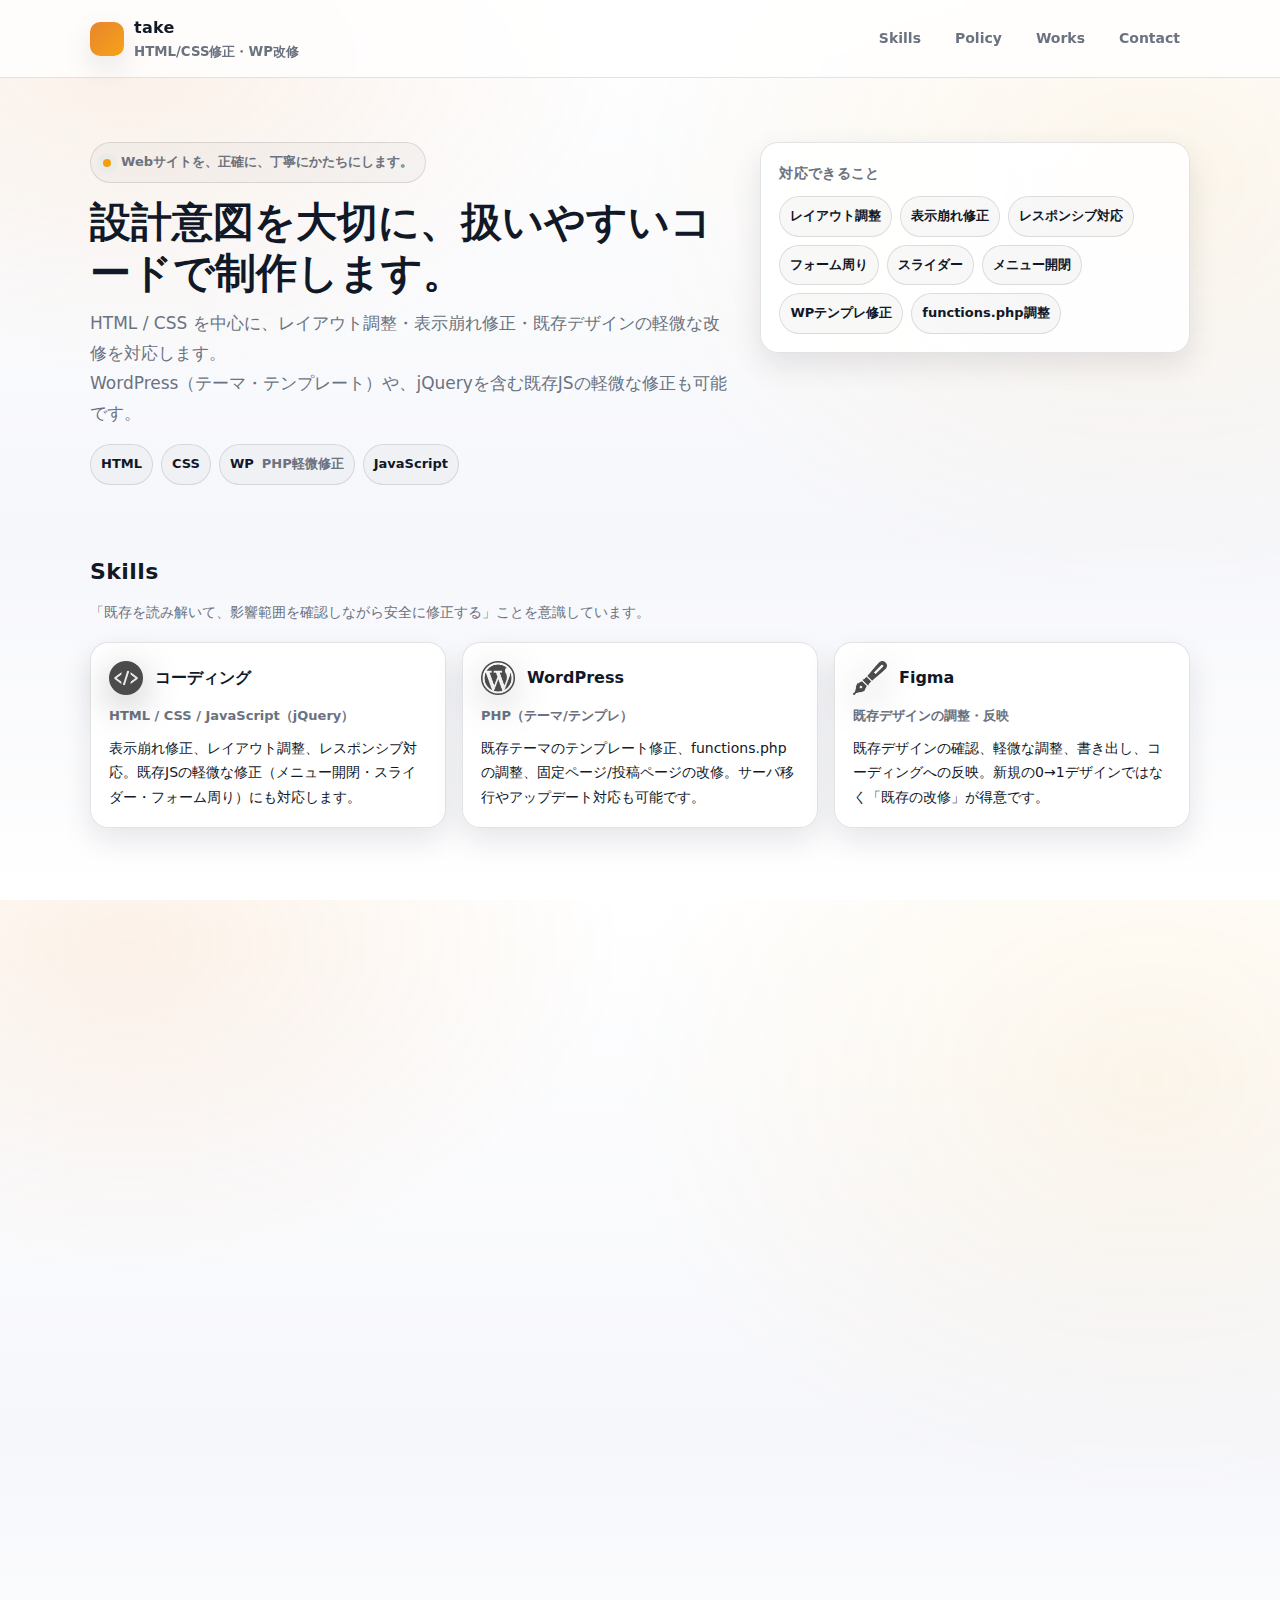
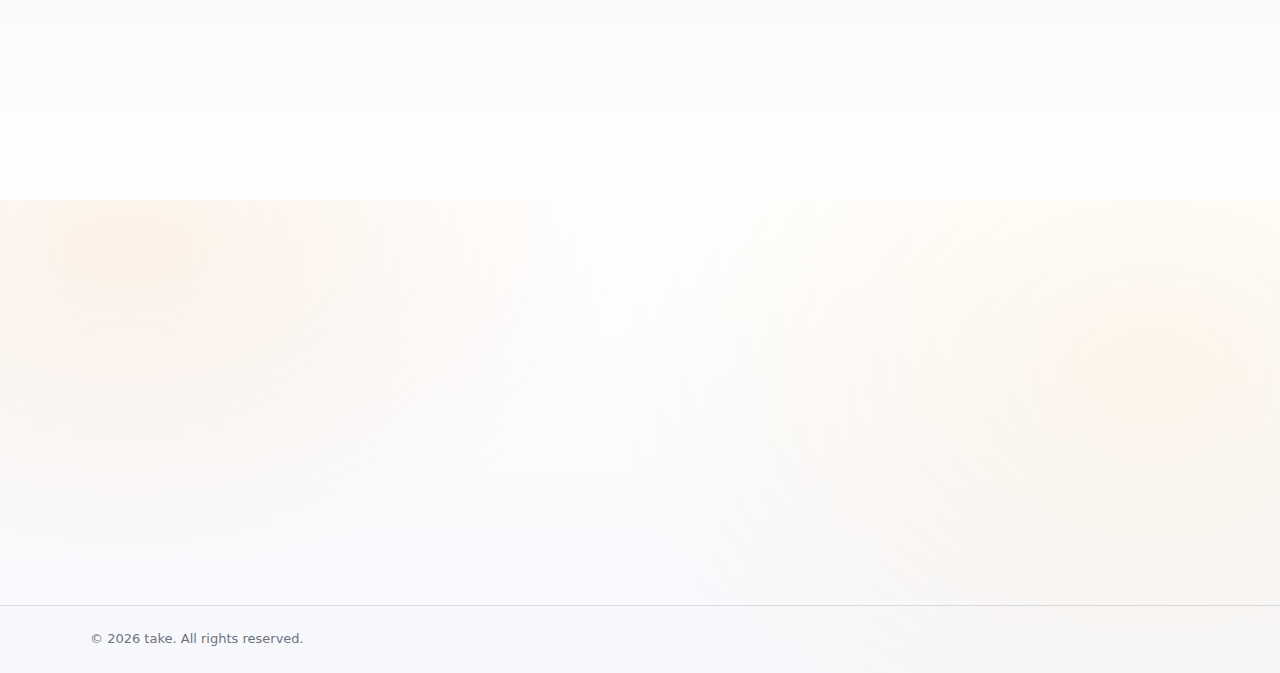
<file: index.html>
<!doctype html>
<html lang="ja">
<head>
<meta charset="UTF-8">
<meta name="viewport" content="width=device-width, initial-scale=1.0">
<title>Portfolio - take</title>
<link rel="stylesheet" href="style.css">
</head>
<body>

<header class="site-header">
  <div class="container">
    <div class="nav">
      <div class="brand">
        <div class="brand-badge" aria-hidden="true"></div>
        <div>
          <div>take</div>
          <small>HTML/CSS修正・WP改修</small>
        </div>
      </div>
      <nav class="navlinks" aria-label="Primary">
        <a href="#skills">Skills</a>
        <a href="#policy">Policy</a>
        <a href="#works">Works</a>
        <a href="#contact">Contact</a>
      </nav>
    </div>
  </div>
</header>

<main>
  <section class="hero">
    <div class="container hero-grid">
      <div class="fadein">
        <div class="kicker"><i></i>Webサイトを、正確に、丁寧にかたちにします。</div>
        <h1>設計意図を大切に、扱いやすいコードで制作します。</h1>
        <p class="lead">
          HTML / CSS を中心に、レイアウト調整・表示崩れ修正・既存デザインの軽微な改修を対応します。<br>
          WordPress（テーマ・テンプレート）や、jQueryを含む既存JSの軽微な修正も可能です。
        </p>
        <div class="chips" aria-label="keywords">
          <div class="chip">HTML</div>
          <div class="chip">CSS</span></div>
          <div class="chip">WP<span>PHP軽微修正</span></div>
          <div class="chip">JavaScript</span></div>
      
        </div>
      </div>

      <aside class="hero-card fadein">
        <h3>対応できること</h3>
        <div class="chips">
          <div class="chip">レイアウト調整</div>
          <div class="chip">表示崩れ修正</div>
          <div class="chip">レスポンシブ対応</div>
          <div class="chip">フォーム周り</div>
          <div class="chip">スライダー</div>
          <div class="chip">メニュー開閉</div>
          <div class="chip">WPテンプレ修正</div>
          <div class="chip">functions.php調整</div>
        </div>
      </aside>
    </div>
  </section>

  <section id="skills" class="section">
    <div class="container">
      <h2 class="fadein">Skills</h2>
      <p class="sub fadein">「既存を読み解いて、影響範囲を確認しながら安全に修正する」ことを意識しています。</p>

      <div class="grid-3">
        <div class="card fadein">
          <div class="card-head">
            <img src="images/coding.png" alt="coding">
            <p>コーディング</p>
          </div>
          <p class="meta">HTML / CSS / JavaScript（jQuery）</p>
          <p class="desc">表示崩れ修正、レイアウト調整、レスポンシブ対応。既存JSの軽微な修正（メニュー開閉・スライダー・フォーム周り）にも対応します。</p>
        </div>

        <div class="card fadein">
          <div class="card-head">
            <img src="images/wordpress.png" alt="wordpress">
            <p>WordPress</p>
          </div>
          <p class="meta">PHP（テーマ/テンプレ）</p>
          <p class="desc">既存テーマのテンプレート修正、functions.phpの調整、固定ページ/投稿ページの改修。サーバ移行やアップデート対応も可能です。</p>
        </div>

        <div class="card fadein">
          <div class="card-head">
            <img src="images/design.png" alt="design">
            <p>Figma</p>
          </div>
          <p class="meta">既存デザインの調整・反映</p>
          <p class="desc">既存デザインの確認、軽微な調整、書き出し、コーディングへの反映。新規の0→1デザインではなく「既存の改修」が得意です。</p>
        </div>
      </div>
    </div>
  </section>

  <section id="policy" class="section">
    <div class="container">
      <h2 class="fadein">Policy</h2>
      <div class="policy-box fadein">
        <p>
          Webサイトは作って終わりではなく、運用が始まってからが本番だと考えています。<br>
          そのため、修正時は「読みやすさ」「保守性」「影響範囲の確認」を重視し、長期運用に耐える実装を心がけます。<br>
          また、制作/改修ではコミュニケーションを大切にし、認識ズレを早めに潰す進め方を意識しています。
        </p>
      </div>
    </div>
  </section>

  <section id="works" class="section">
    <div class="container">
      <h2 class="fadein">Works</h2>
      <p class="sub fadein">制作物の一部です（クリックで詳細/デモへ）。</p>

      <div class="works-grid">
        <a class="work fadein" href="doubutsu_demo/index.html">
          <div class="work-thumb"><img src="images/works/doubutsu_demo.png" alt="どうぶつ病院デモ"></div>
          <div class="work-body">
            <p class="work-title">どうぶつ病院</p>
            <p class="work-meta">HTML/CSS・レイアウト調整 / デモページ</p>
          </div>
        </a>

        <a class="work fadein" href="works/momotaro.html">
          <div class="work-thumb"><img src="images/works/momotarou.png" alt="momotaro"></div>
          <div class="work-body">
            <p class="work-title">鍼灸接骨院</p>
            <p class="work-meta">サイト制作 / コーディング</p>
          </div>
        </a>

        <a class="work fadein" href="works/tamai.html">
          <div class="work-thumb"><img src="images/works/sanitize.png" alt="tamai"></div>
          <div class="work-body">
            <p class="work-title">住宅設備会社</p>
            <p class="work-meta">サイト制作 / コーディング</p>
          </div>
        </a>

        <a class="work fadein" href="works/takumi.html">
          <div class="work-thumb"><img src="images/works/takumi.png" alt="takumi"></div>
          <div class="work-body">
            <p class="work-title">不動産会社</p>
            <p class="work-meta">サイト制作 / コーディング</p>
          </div>
        </a>

        <a class="work fadein" href="works/MEO.html">
          <div class="work-thumb"><img src="images/works/kuraif.png" alt="meo"></div>
          <div class="work-body">
            <p class="work-title">WEB事業</p>
            <p class="work-meta">LP制作 / コーディング</p>
          </div>
        </a>

        <a class="work fadein" href="works/life.html">
          <div class="work-thumb"><img src="images/works/life-chiro.png" alt="life"></div>
          <div class="work-body">
            <p class="work-title">整体院</p>
            <p class="work-meta">サイト制作 / コーディング</p>
          </div>
        </a>
      </div>
    </div>
  </section>

  <section id="contact" class="section">
    <div class="container">
      <h2 class="fadein">Contact</h2>
      <div class="card fadein">
        <p class="desc" style="margin:0;">
          お仕事のご相談・ご連絡は、下記よりお気軽にどうぞ。<br>
内容を確認のうえ、通常1日以内にご返信いたします。<br>

Email：tamtamtam0033@gmail.com<br>

リベ：https://libecity.com/user_profile/E5woa5HYchavOJ88Kz0AmU76jOS2<br>

Chatwork / Slack / Zoom など、各種ツールでのやり取りも可能です。
        </p>
      </div>
    </div>
  </section>
</main>

<footer class="site-footer">
  <div class="container">
    <div>© <span id="year"></span> take. All rights reserved.</div>
  </div>
</footer>

<script>
// Year
document.getElementById('year').textContent = new Date().getFullYear();

// Fade-in on scroll
(() => {
  const els = document.querySelectorAll('.fadein');
  if (!('IntersectionObserver' in window)) {
    els.forEach(el => el.classList.add('is-in'));
    return;
  }
  const io = new IntersectionObserver((entries) => {
    entries.forEach(e => {
      if (e.isIntersecting) e.target.classList.add('is-in');
    });
  }, { rootMargin: '0px 0px -10% 0px', threshold: 0.12 });
  els.forEach(el => io.observe(el));
})();
</script>

</body>
</html>
</file>
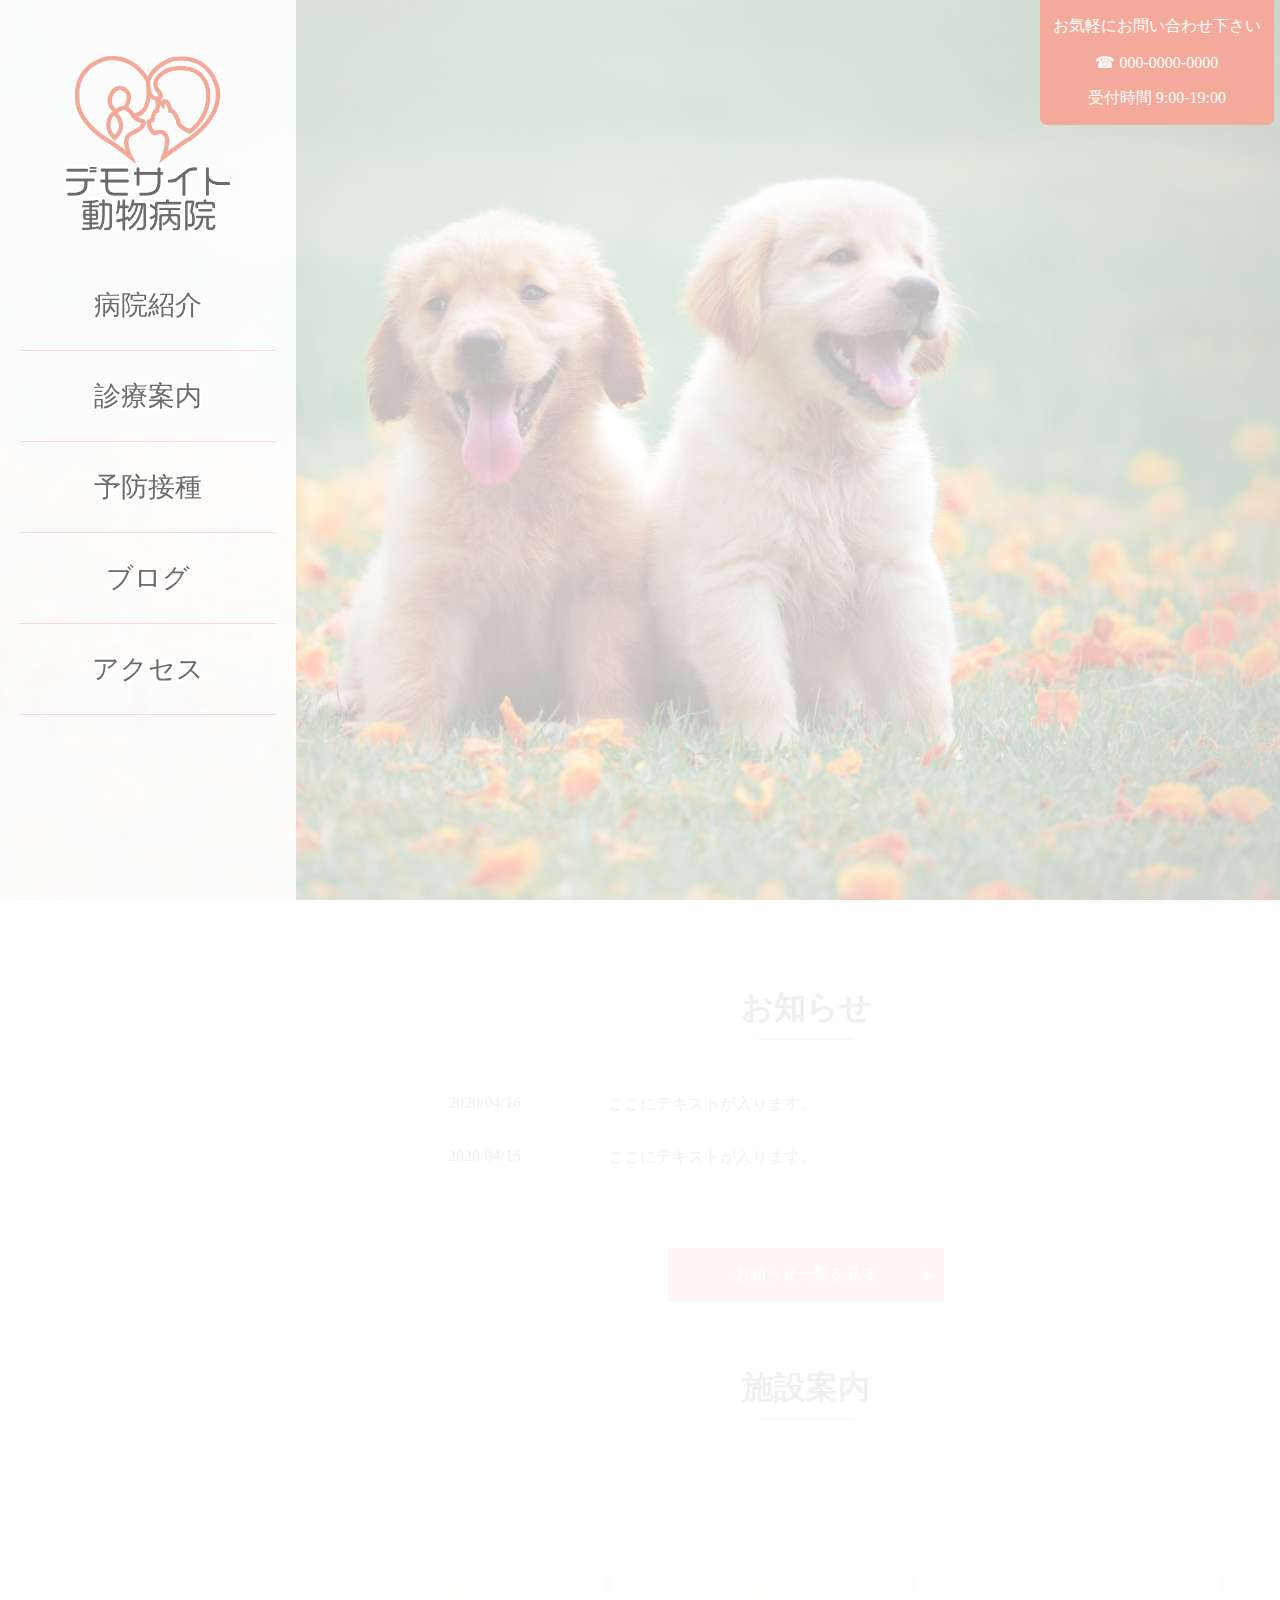
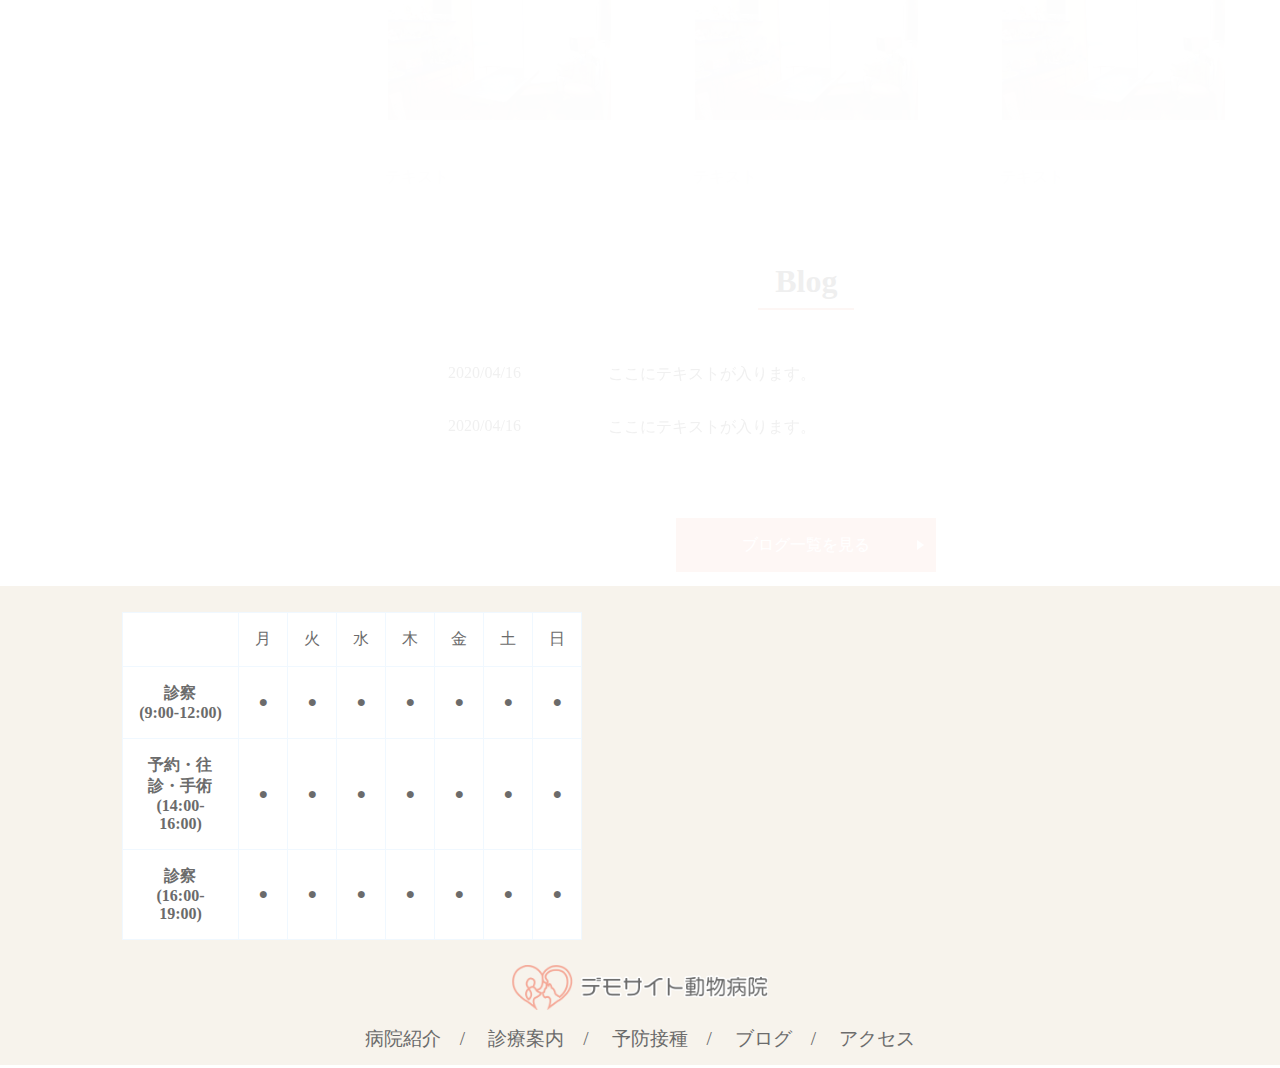
<file: doubutsu_demo/index.html>
<!doctype html>
<html>
<head>
<meta charset="UTF-8">
<title>動物病院</title>
<!--<link href="https://use.fontawesome.com/releases/v5.6.1/css/all.css" rel="stylesheet">-->
<meta name="viewport" content="width=device-width, initial-scale=1.0, maximum-scale=1.0, minimum-scale=1.0">
<link rel="stylesheet" href="css/style.css">
<script src="https://ajax.googleapis.com/ajax/libs/jquery/3.2.1/jquery.min.js"></script> 
<script>
	
//メイン画像フェードイン
$(function() {
$('#main_image').hide().fadeIn(3000); 
});	
	
//スクロールによるフェードイン
	$(function(){
	$(window).scroll(function (){
		$('.fadein').each(function(){
			var elemPos = $(this).offset().top;
			var scroll = $(window).scrollTop();
			var windowHeight = $(window).height();
			if (scroll > elemPos - windowHeight + 200){
				$(this).addClass('scrollin');
			}
		});
	});
});
	
	
//PCメインナビスクロール
	$(window).on('load scroll resize', function(){
	var scrollBottom;
	var lastTop = $('#footer').offset().top;
	function getScrollTop(){
		scrollBottom = $(window).scrollTop() + $(window).height();
		if(scrollBottom >= lastTop){
			var view = scrollBottom - lastTop;
			$('#header_pc').css('top', - view);
		} else {
			$('#header_pc').css('top', 0);
		}
	}
	$(window).on('load scroll resize', getScrollTop);
});
		
	</script>
</head>

<body>
<div id="wrapper">
  <div class="tel">
    <p>お気軽にお問い合わせ下さい</p>
    <p class="number"> <a href="tel:+81-00-1234-5678" class="fa fa-phone">☎︎ 000-0000-0000</a> </p>
    <p>受付時間 9:00-19:00</p>
  </div>
  <!--SP menu-->
  <header id="header_sp">
    <div class="h-menu"> <img src="images/top/logo_sp.png" alt="logo">
      <input id="h-menu_checkbox" class="h-menuCheckbox" type="checkbox">
      <!--<img src="images/top/LOGO.png" alt="logo">-->
      <label class="h-menu_icon" for="h-menu_checkbox"> <span class="hamburger-icon"></span> </label>
      <label id="h-menu_black" class="h-menuCheckbox" for="h-menu_checkbox"></label>
      <div id="h-menu_content">
        <ul>
          <li><a href="#">病院紹介</a></li>
          <li><a href="#">診療案内</a></li>
          <li><a href="#">予防接種</a></li>
          <li><a href="#">ブログ</a></li>
          <li><a href="#">アクセス</a></li>
        </ul>
      </div>
    </div>
  </header>
  <!--SPmenuここまで--> 
  
  <!--PCmenu-->
  <header id="header_pc">
    <nav id="mainnav">
      <div><img src="images/top/LOGO.png" alt="logo"></div>
      <ul id="nav">
        <li><a href="#">病院紹介</a></li>
        <li><a href="#">診療案内</a></li>
        <li><a href="#">予防接種</a></li>
        <li><a href="#">ブログ</a></li>
        <li><a href="#">アクセス</a></li>
      </ul>
    </nav>
  </header>
  <div id="main_image"> <img src="images/top/main_img.jpg" alt="メイン" /> </div>
  <section>
    <article class="news">
      <h3 class="fadein">お知らせ</h3>
		<div class="fadein">
      <dl>
        <dt>2020/04/16</dt>
        <dd>ここにテキストが入ります。</dd>
        <dt>2020/04/16</dt>
        <dd>ここにテキストが入ります。</dd>
      </dl>
      <div class="btn-news"><a href="#">お知らせ一覧<span class="inline_block">を見る</span></a></div></div>
    </article>
    <article>
      <div class="fadein">
        <h3>施設案内</h3>
        <div class="info_box">
          <div class="info_text fadein"> <span class="info_title">見出し</span><img src="images/top/info.jpg" alt="" width="90%">
            <p>テキスト</p>
          </div>
          <div class="info_text fadein"> <span class="info_title">見出し</span> <img src="images/top/info.jpg" alt="" width="90%">
            <p>テキスト</p>
          </div>
          <div class="info_text fadein"> <span class="info_title">見出し</span><img src="images/top/info.jpg" alt="" width="90%">
            <p>テキスト</p>
          </div>
        </div>
      </div>
    </article>
    <article class="blog">
      <h3 class="fadein">Blog</h3>
		<div class="fadein">
      <dl>
        <dt>2020/04/16</dt>
        <dd>ここにテキストが入ります。</dd>
        <dt>2020/04/16</dt>
        <dd>ここにテキストが入ります。</dd>
      </dl>
      <div class="btn-blog"><a href="#">ブログ一覧<span class="inline_block">を見る</span></a></div></div>
    </article>
  </section>
  <footer id="footer">
    <div class="container">
      <div id="schedule">
        <table>
          <tbody>
            <tr>
              <td>&nbsp;</td>
              <td>月</td>
              <td>火</td>
              <td>水</td>
              <td>木</td>
              <td>金</td>
              <td>土</td>
              <td>日</td>
            </tr>
            <tr>
              <th>診察<span>(9:00-12:00)</span></th>
              <td>●</td>
              <td>●</td>
              <td>●</td>
              <td>●</td>
              <td>●</td>
              <td>●</td>
              <td>●</td>
            </tr>
            <tr>
              <th>予約・往診・手術<span>(14:00-16:00)</span></th>
              <td>●</td>
              <td>●</td>
              <td>●</td>
              <td>●</td>
              <td>●</td>
              <td>●</td>
              <td>●</td>
            </tr>
            <tr>
              <th>診察<span>(16:00-19:00)</span></th>
              <td>●</td>
              <td>●</td>
              <td>●</td>
              <td>●</td>
              <td>●</td>
              <td>●</td>
              <td>●</td>
            </tr>
          </tbody>
        </table>
      </div>
      <div id="access">
        <iframe src="https://www.google.com/maps/embed?pb=!1m18!1m12!1m3!1d6414.423107037104!2d139.75083724397075!3d35.68361220833857!2m3!1f0!2f0!3f0!3m2!1i1024!2i768!4f13.1!3m3!1m2!1s0x60188c0d02d8064d%3A0xd11a5f0b379e6db7!2z55qH5bGF!5e0!3m2!1sja!2sjp!4v1607699959318!5m2!1sja!2sjp" width="100%" height="100%" frameborder="0" style="border:0;" allowfullscreen="" aria-hidden="false" tabindex="0"></iframe>
      </div>
    </div>
    <img src="images/top/footer_logo.png" alt="FOOTER LOGO" />
    <ul class="footer_list">
      <li><a href="#">病院紹介</a></li>
      <li><a href="#">診療案内</a></li>
      <li><a href="#">予防接種</a></li>
      <li><a href="#">ブログ</a></li>
      <li><a href="#">アクセス</a></li>
    </ul>
  </footer>
  <p class="inquiry_sp"> <a href="tel:+81-00-1234-5678" class="fa fa-phone">☎︎ 000-0000-0000</a> </p>
</div>
</body>
</html>
</file>
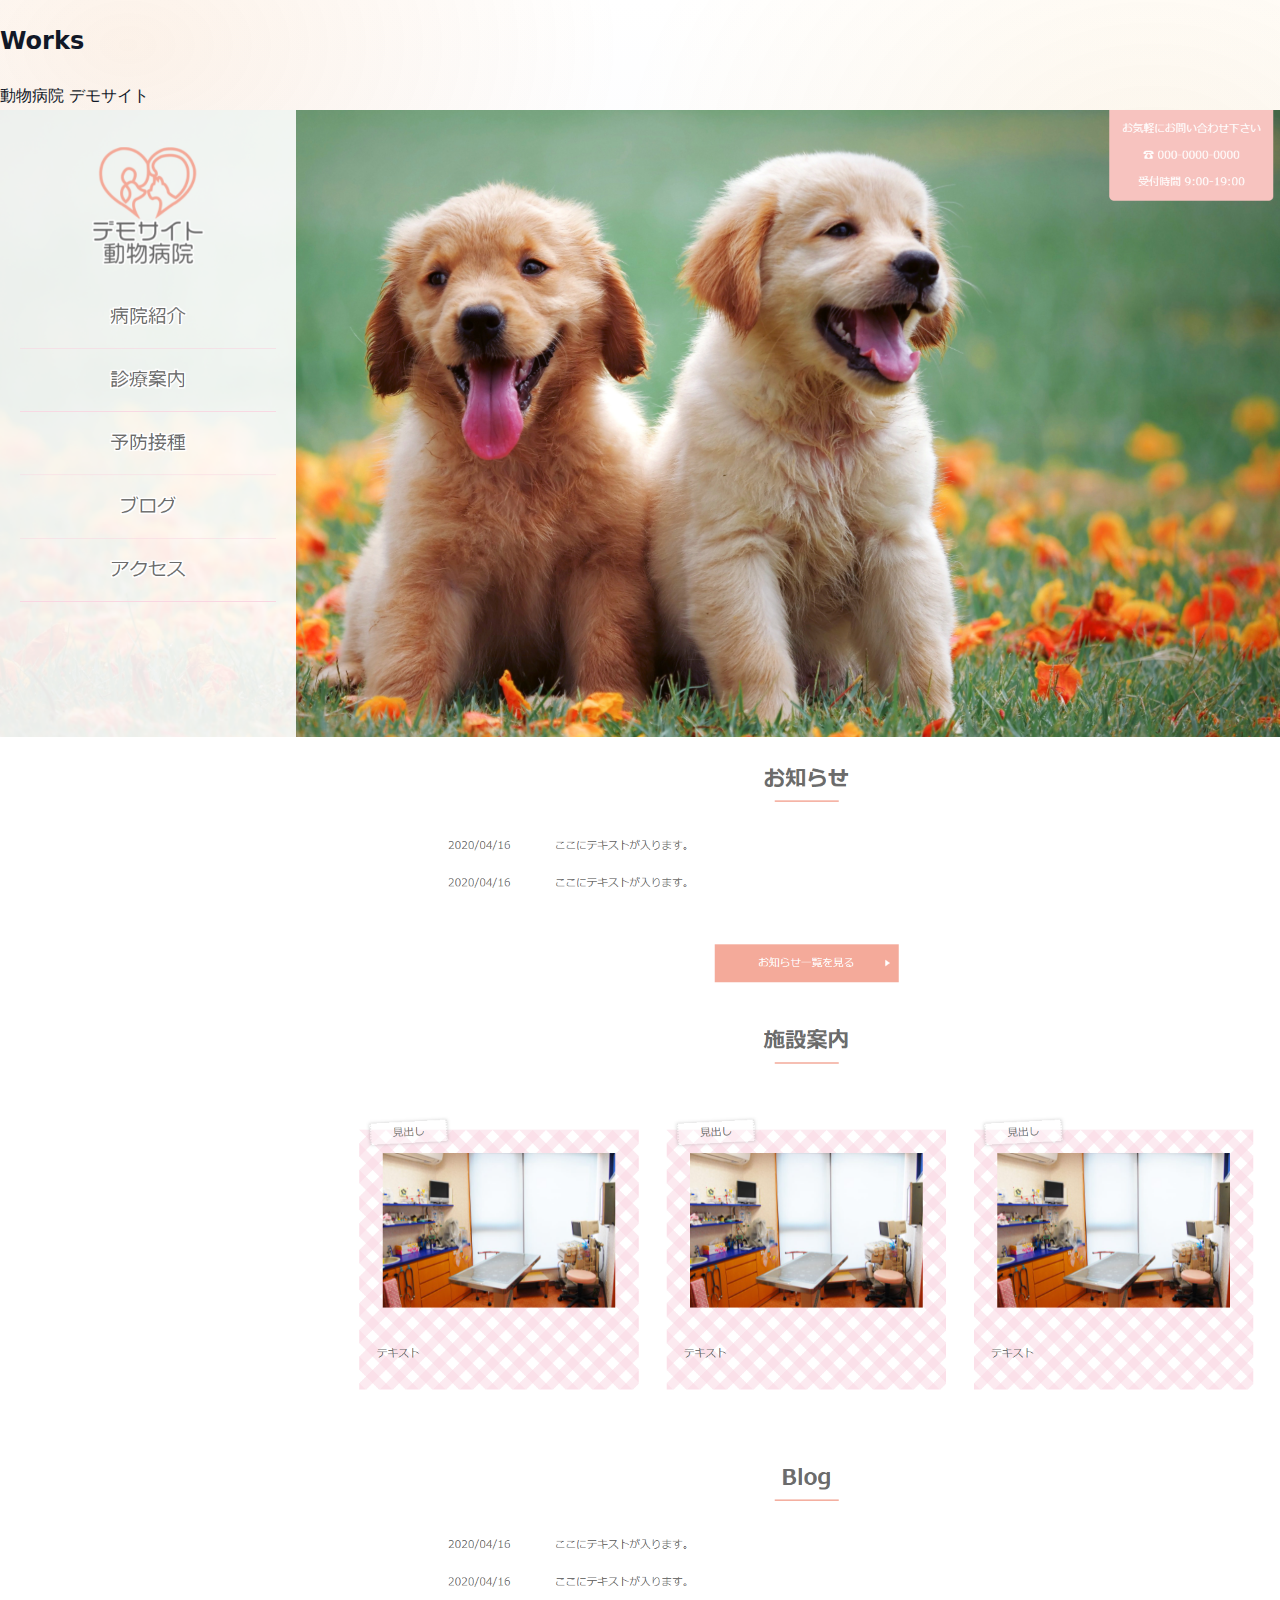
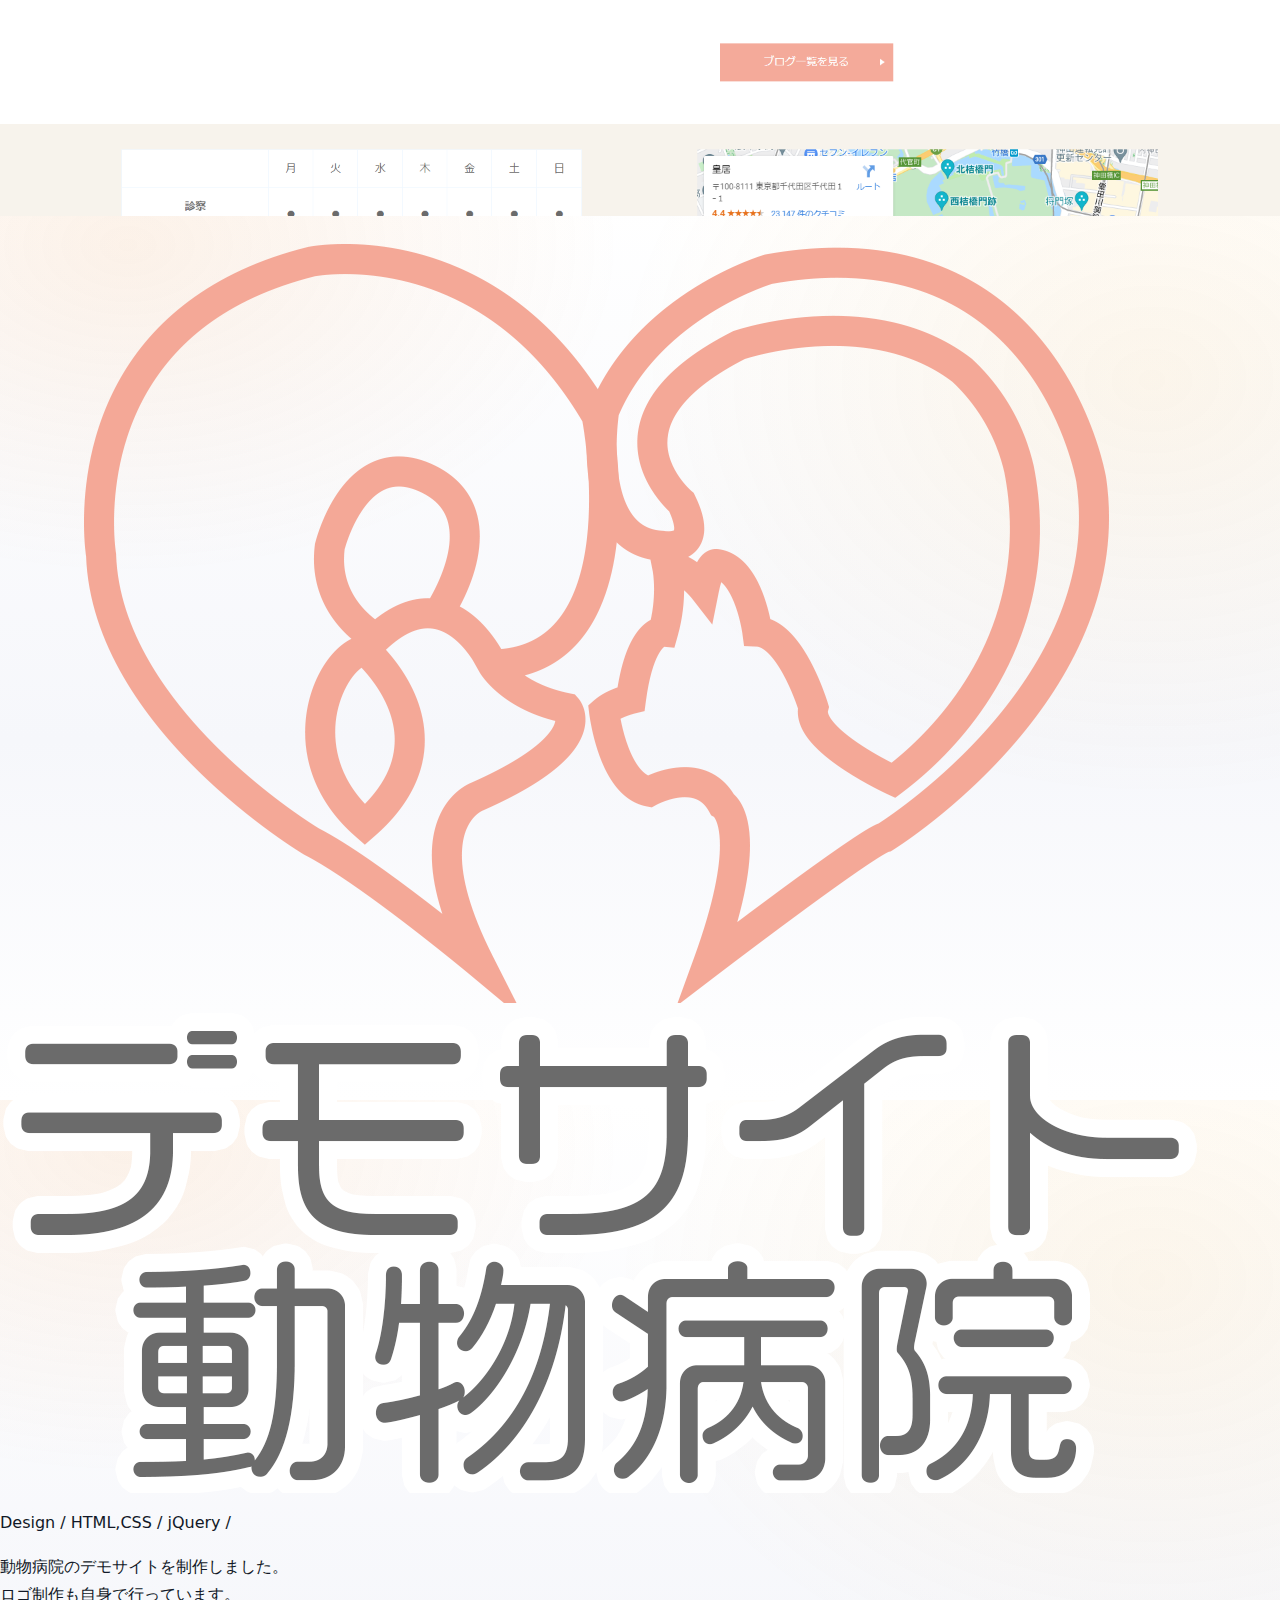
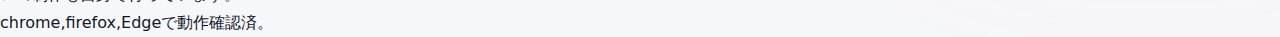
<file: works/doubutu.html>
<!doctype html>
<html>
<head>
<meta charset="utf-8">
<title>動物病院デモサイト</title>
<meta name="viewport" content="width=device-width, initial-scale=1.0, maximum-scale=1.0, minimum-scale=1.0">
<link rel="stylesheet" href="../style.css">
<script src="https://ajax.googleapis.com/ajax/libs/jquery/3.2.1/jquery.min.js"></script>
<link rel="preconnect" href="https://fonts.gstatic.com">
</head>

<body>
<section class="works">
  <h2>Works</h2>
  <span>動物病院 デモサイト</span> <span><a href="../doubutsu_demo/index.html"></a></span>
	<div class="works_mainimg">
	<a href="../doubutsu_demo/index.html"><img src="../images/works/doubutsu_demo.png" alt="動物病院デモサイト" /></a><br>
	<a href="../doubutsu_demo/index.html"><img class="small_pic" src="../images/works/doubutsu_LOGO.png" alt="動物病院デモサイトLOGO" /></a>
		</div>
	<p>Design / HTML,CSS / jQuery /</p>
  <div>動物病院のデモサイトを制作しました。<br>
ロゴ制作も自身で行っています。<br>chrome,firefox,Edgeで動作確認済。
	</div>
</section>
</body>
</html>
</file>
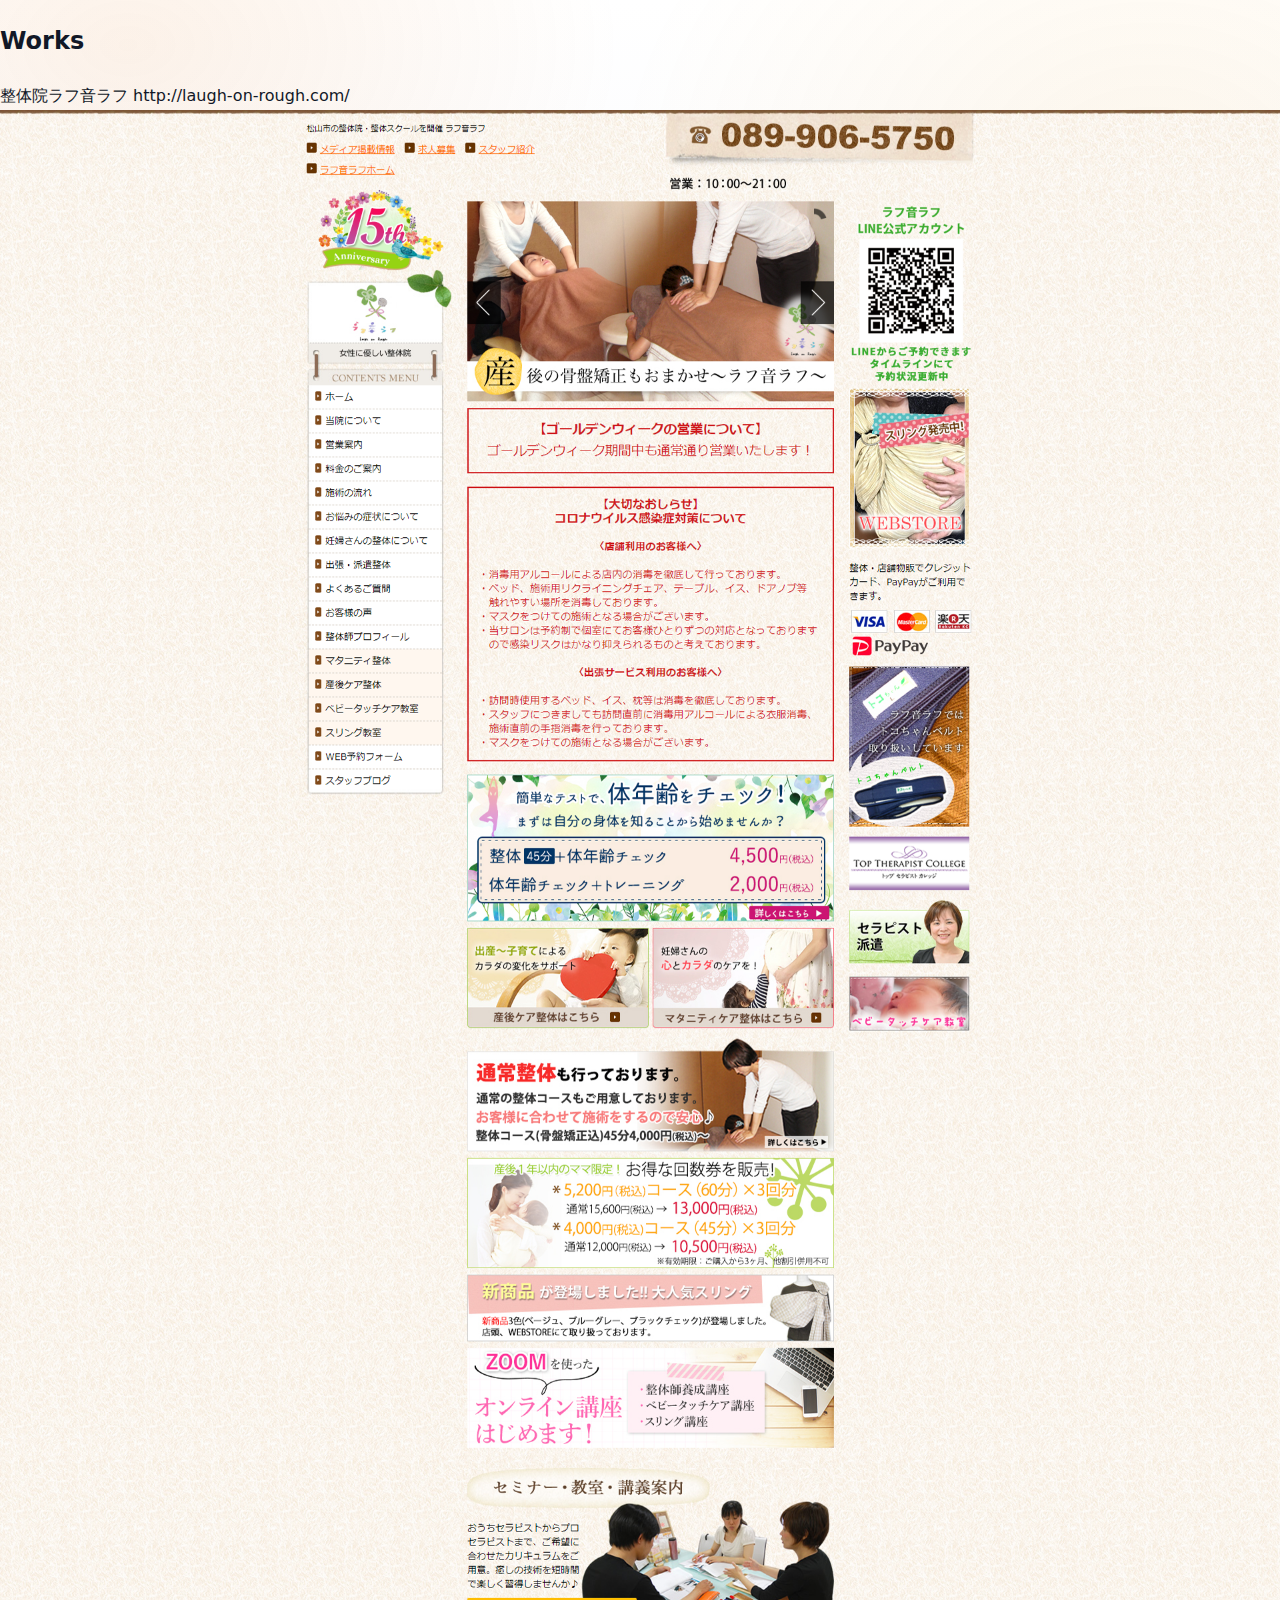
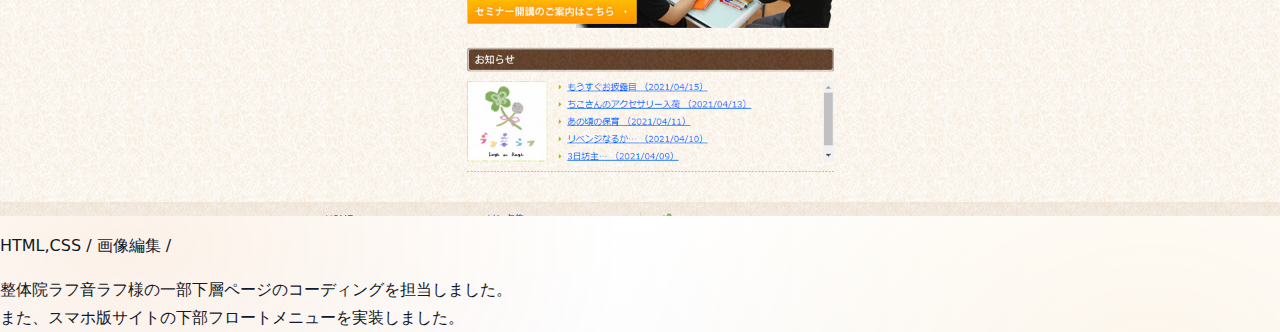
<file: works/laughon.html>
<!doctype html>
<html>
<head>
<meta charset="utf-8">
<title>整体院ラフ音ラフ</title>
<meta name="viewport" content="width=device-width, initial-scale=1.0, maximum-scale=1.0, minimum-scale=1.0">
<link rel="stylesheet" href="../style.css">
<script src="https://ajax.googleapis.com/ajax/libs/jquery/3.2.1/jquery.min.js"></script>
<link rel="preconnect" href="https://fonts.gstatic.com">
</head>

<body>
<section class="works">
  <h2>Works</h2>
  <span>整体院ラフ音ラフ</span> <span><a href="http://laugh-on-rough.com/">http://laugh-on-rough.com/</a></span>
	<div class="works_mainimg">
	<a href="http://laugh-on-rough.com/"><img src="../images/works/laughonrough.png" alt="" /></a>
		</div>
	<p>HTML,CSS / 画像編集 /</p>
  <div>整体院ラフ音ラフ様の一部下層ページのコーディングを担当しました。<br>
	  また、スマホ版サイトの下部フロートメニューを実装しました。
	</div>
</section>
</body>
</html>
</file>
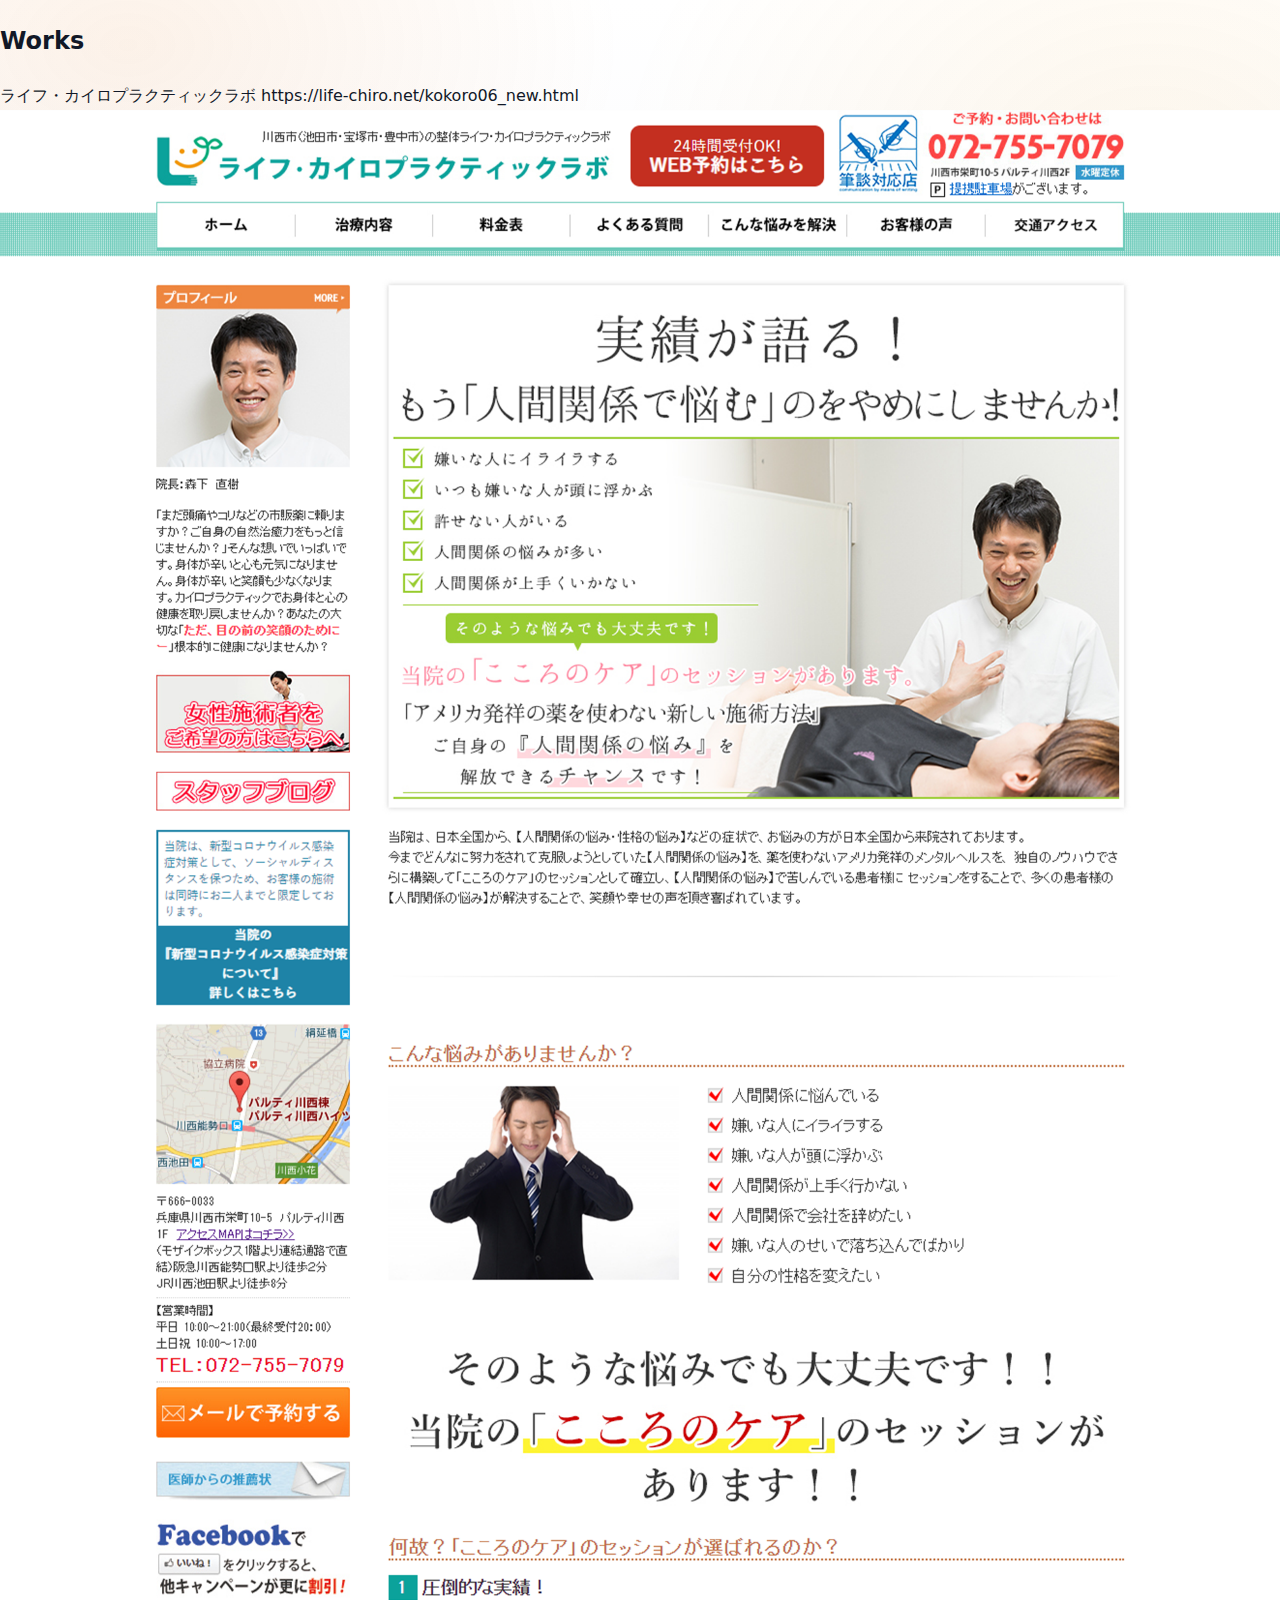
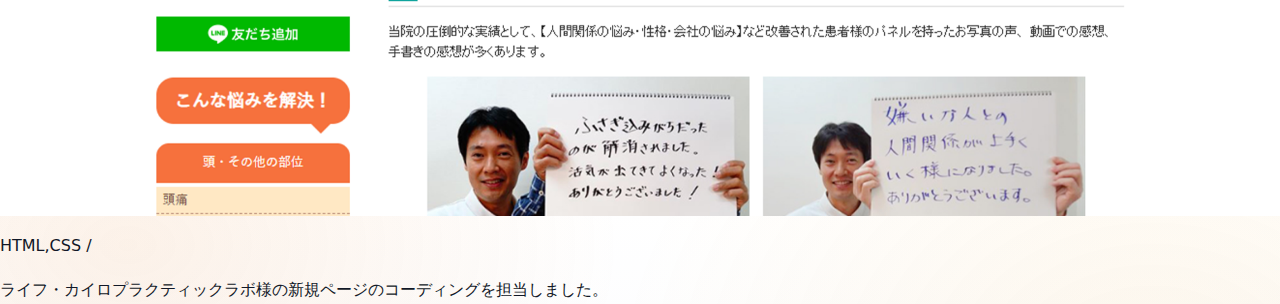
<file: works/life.html>
<!doctype html>
<html>
<head>
<meta charset="utf-8">
<title>ライフ・カイロプラクティックラボ</title>
<meta name="viewport" content="width=device-width, initial-scale=1.0, maximum-scale=1.0, minimum-scale=1.0">
<link rel="stylesheet" href="../style.css">
<script src="https://ajax.googleapis.com/ajax/libs/jquery/3.2.1/jquery.min.js"></script>
<link rel="preconnect" href="https://fonts.gstatic.com">
</head>

<body>
<section class="works">
  <h2>Works</h2>
  <span>ライフ・カイロプラクティックラボ</span> <span><a href="https://life-chiro.net/kokoro06_new.html">https://life-chiro.net/kokoro06_new.html</a></span>
	<div class="works_mainimg">
	<a href="https://life-chiro.net/kokoro06_new.html"><img src="../images/works/life-chiro.png" alt="" /></a>
		</div>
	<p>HTML,CSS /</p>
  <div>ライフ・カイロプラクティックラボ様の新規ページのコーディングを担当しました。
	</div>
</section>
</body>
</html>
</file>
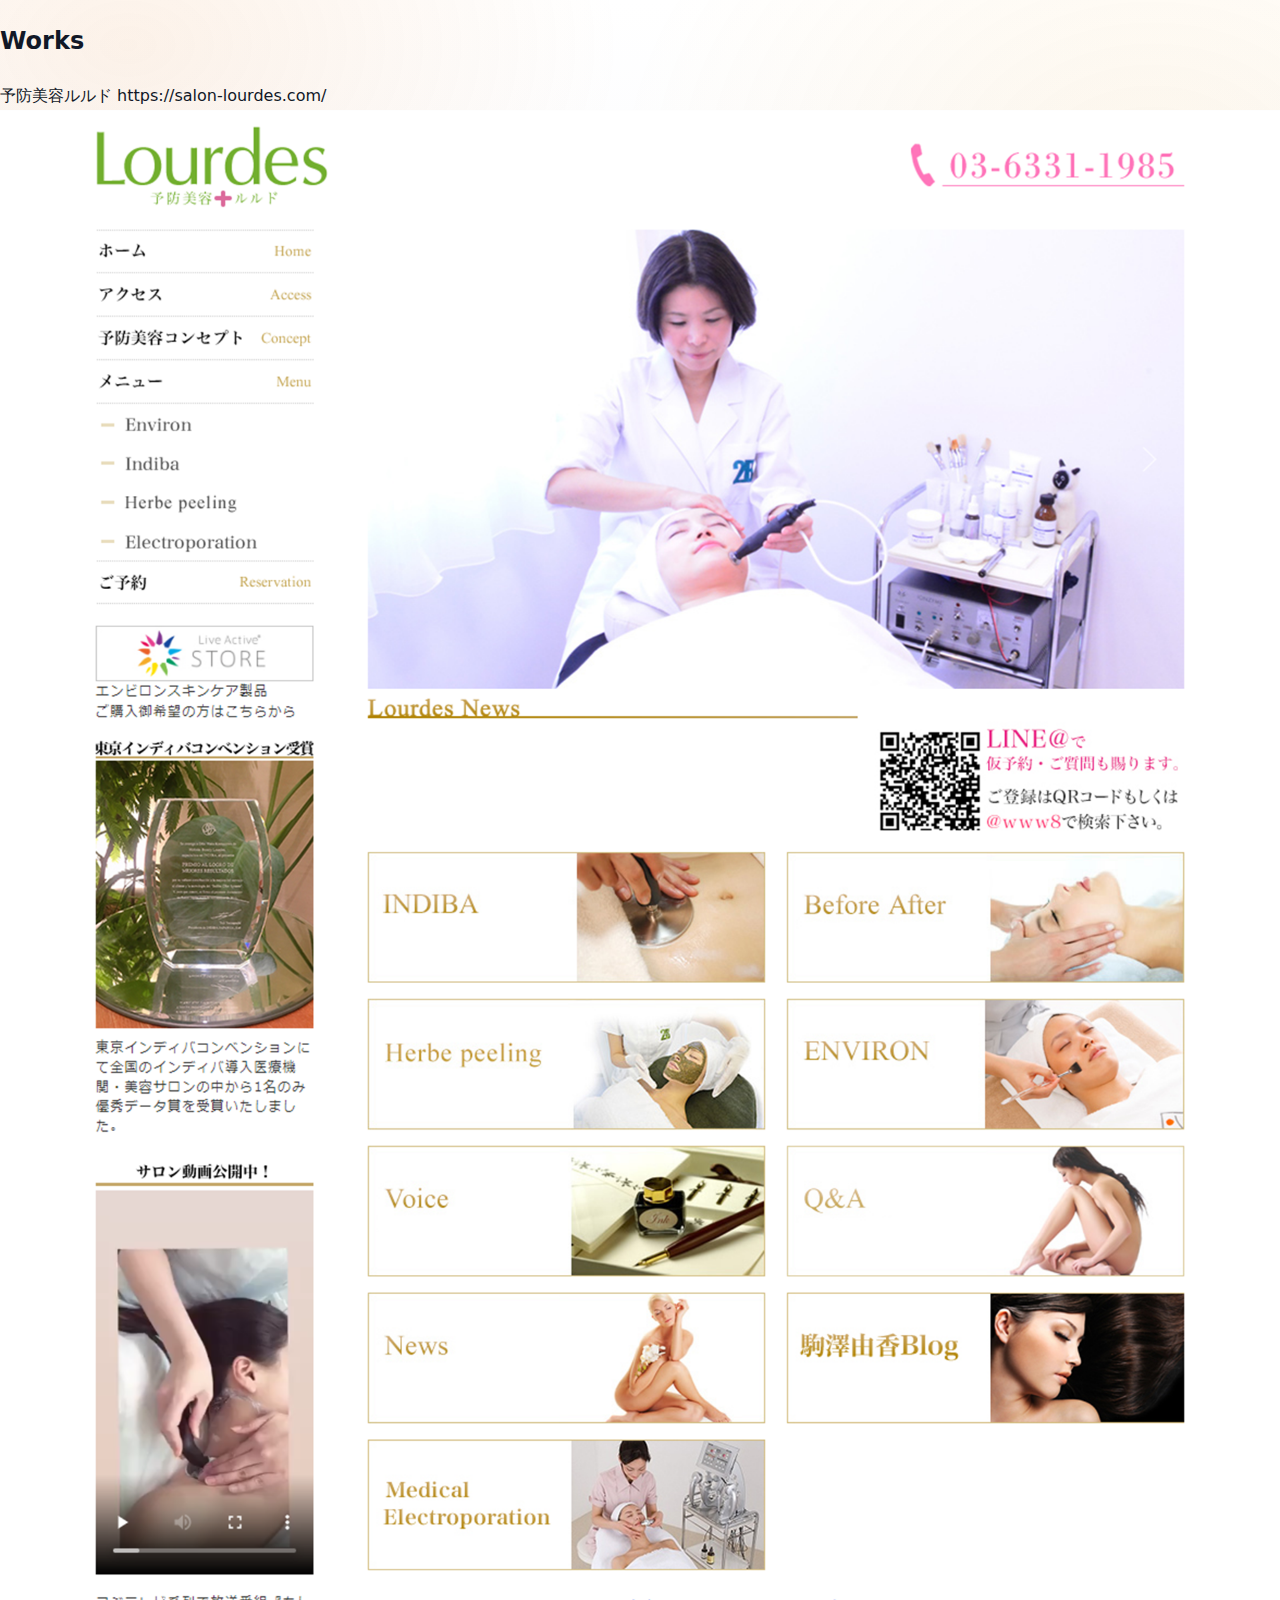
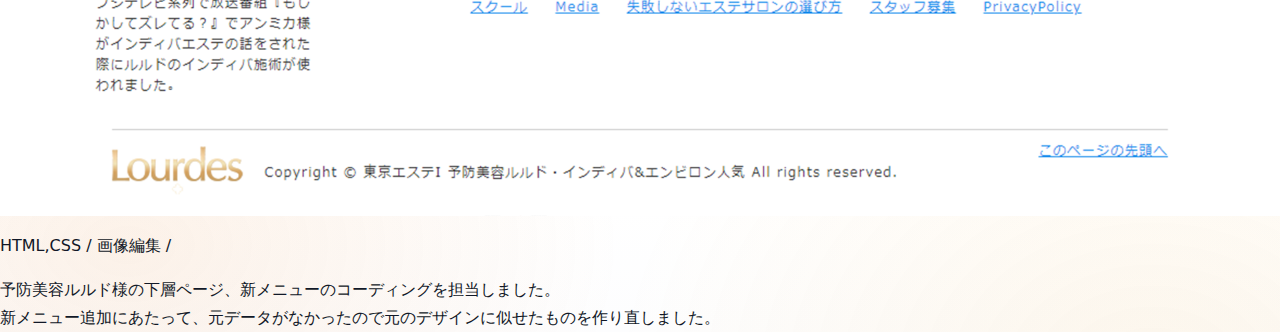
<file: works/luludo.html>
<!doctype html>
<html>
<head>
<meta charset="utf-8">
<title>予防美容ルルド</title>
<meta name="viewport" content="width=device-width, initial-scale=1.0, maximum-scale=1.0, minimum-scale=1.0">
<link rel="stylesheet" href="../style.css">
<script src="https://ajax.googleapis.com/ajax/libs/jquery/3.2.1/jquery.min.js"></script>
<link rel="preconnect" href="https://fonts.gstatic.com">
</head>

<body>
<section class="works">
  <h2>Works</h2>
  <span>予防美容ルルド</span> <span><a href="https://salon-lourdes.com/">https://salon-lourdes.com/</a></span>
	<div class="works_mainimg">
	<a href="https://salon-lourdes.com/"><img src="../images/works/lourdes.png" alt="" /></a>
		</div>
	<p>HTML,CSS / 画像編集 /</p>
  <div>予防美容ルルド様の下層ページ、新メニューのコーディングを担当しました。<br>
	  新メニュー追加にあたって、元データがなかったので元のデザインに似せたものを作り直しました。
	</div>
</section>
</body>
</html>
</file>
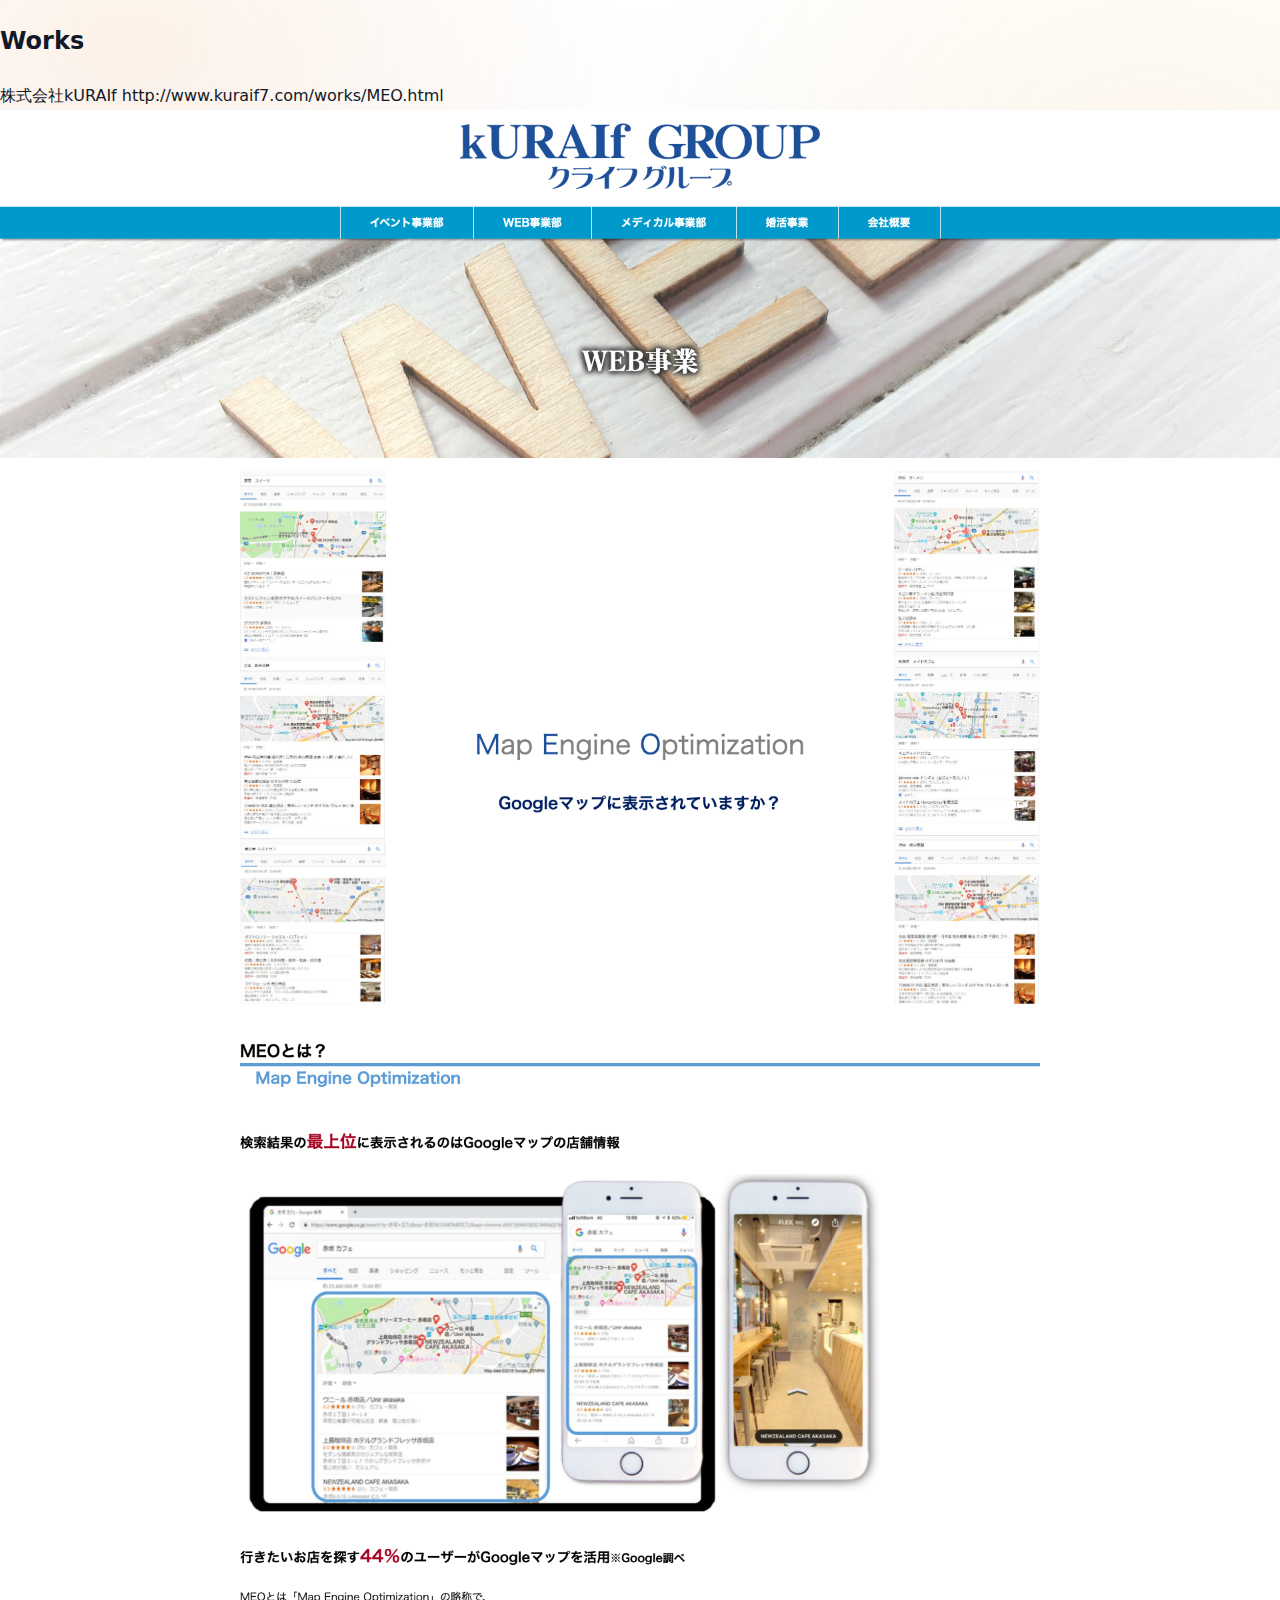
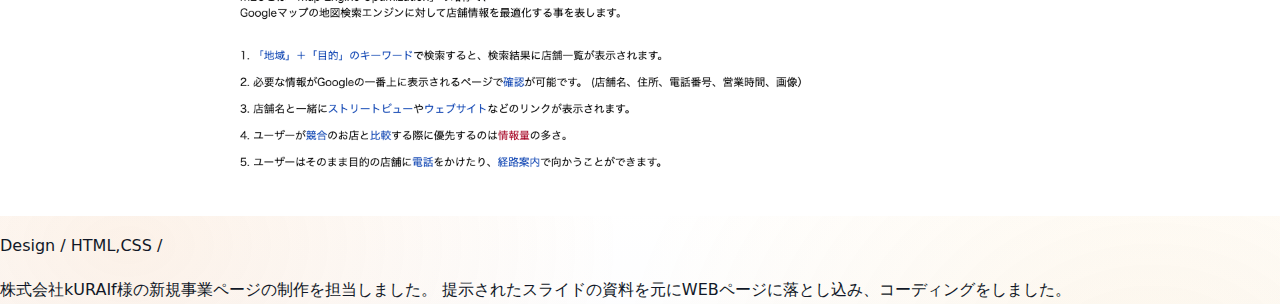
<file: works/MEO.html>
<!doctype html>
<html>
<head>
<meta charset="utf-8">
<title>MEO</title>
<meta name="viewport" content="width=device-width, initial-scale=1.0, maximum-scale=1.0, minimum-scale=1.0">
<link rel="stylesheet" href="../style.css">
<script src="https://ajax.googleapis.com/ajax/libs/jquery/3.2.1/jquery.min.js"></script>
<link rel="preconnect" href="https://fonts.gstatic.com">
</head>

<body>
<section class="works">
  <h2>Works</h2>
  <span>株式会社kURAIf</span> <span><a href="http://www.kuraif7.com/works/MEO.html">http://www.kuraif7.com/works/MEO.html</a></span>
	<div class="works_mainimg">
	<a href="http://www.kuraif7.com/works/MEO.html"><img src="../images/works/kuraif.png" alt="" /></a>
		</div>
	<p>Design / HTML,CSS /</p>
  <div>株式会社kURAIf様の新規事業ページの制作を担当しました。
	  提示されたスライドの資料を元にWEBページに落とし込み、コーディングをしました。
	</div>
</section>
</body>
</html>
</file>
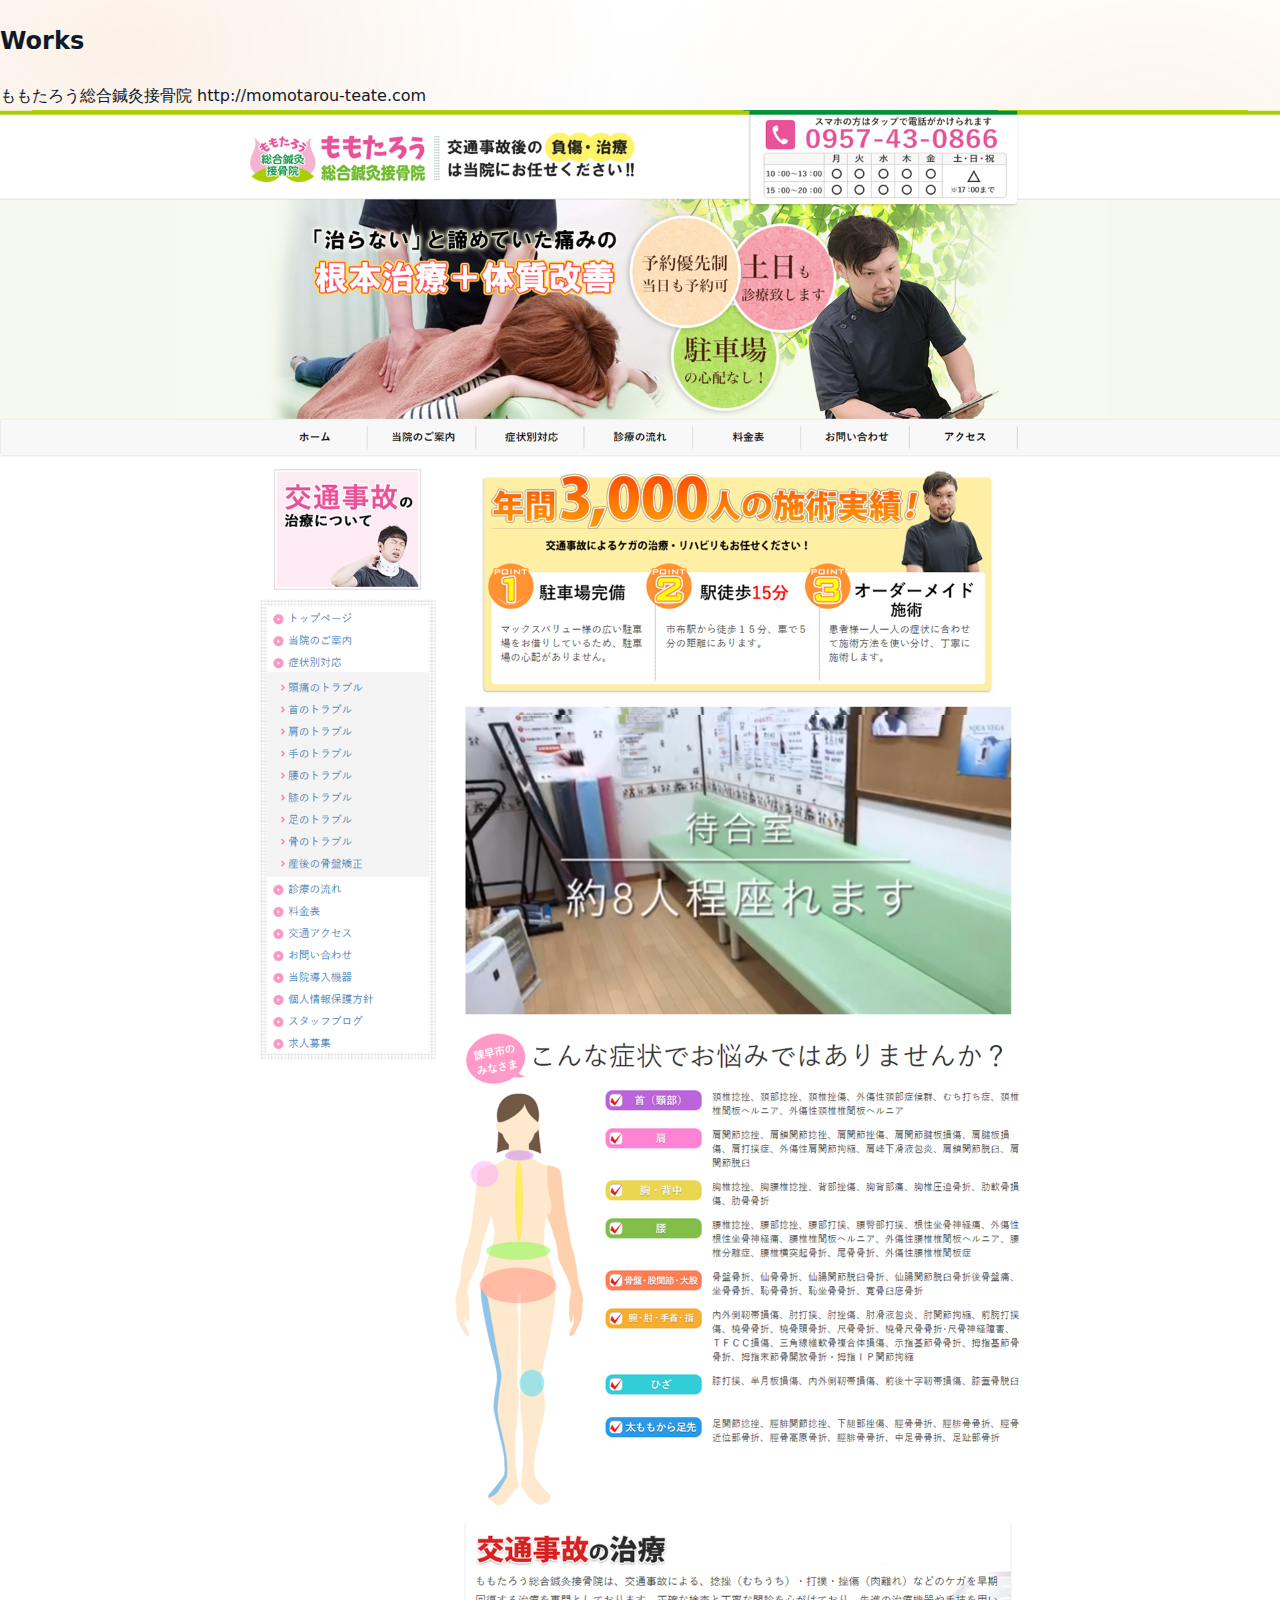
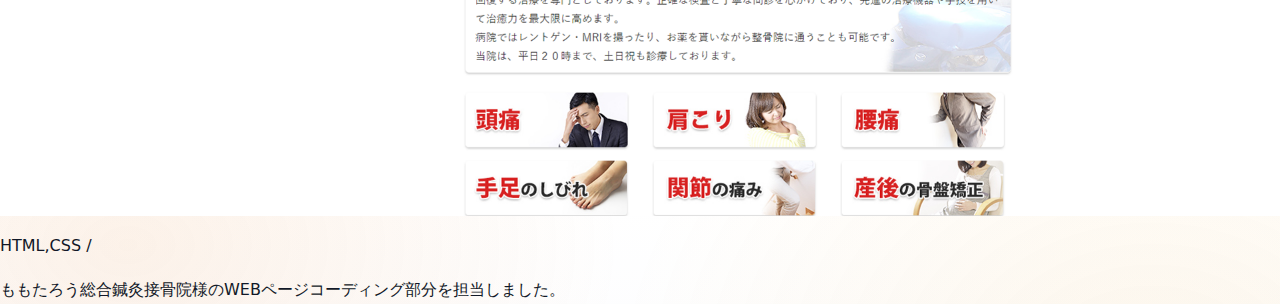
<file: works/momotaro.html>
<!doctype html>
<html>
<head>
<meta charset="utf-8">
<title>ももたろう総合鍼灸接骨院</title>
<meta name="viewport" content="width=device-width, initial-scale=1.0, maximum-scale=1.0, minimum-scale=1.0">
<link rel="stylesheet" href="../style.css">
<script src="https://ajax.googleapis.com/ajax/libs/jquery/3.2.1/jquery.min.js"></script>
<link rel="preconnect" href="https://fonts.gstatic.com">
</head>

<body>
<section class="works">
  <h2>Works</h2>
  <span>ももたろう総合鍼灸接骨院</span> <span><a href="http://momotarou-teate.com/index.html">http://momotarou-teate.com</a></span>
	<div class="works_mainimg">
	<a href="http://momotarou-teate.com/index.html"><img src="../images/works/momotarou.png" alt="" /></a>
		</div>
	<p>HTML,CSS /</p>
  <div>ももたろう総合鍼灸接骨院様のWEBページコーディング部分を担当しました。
	</div>
</section>
</body>
</html>
</file>
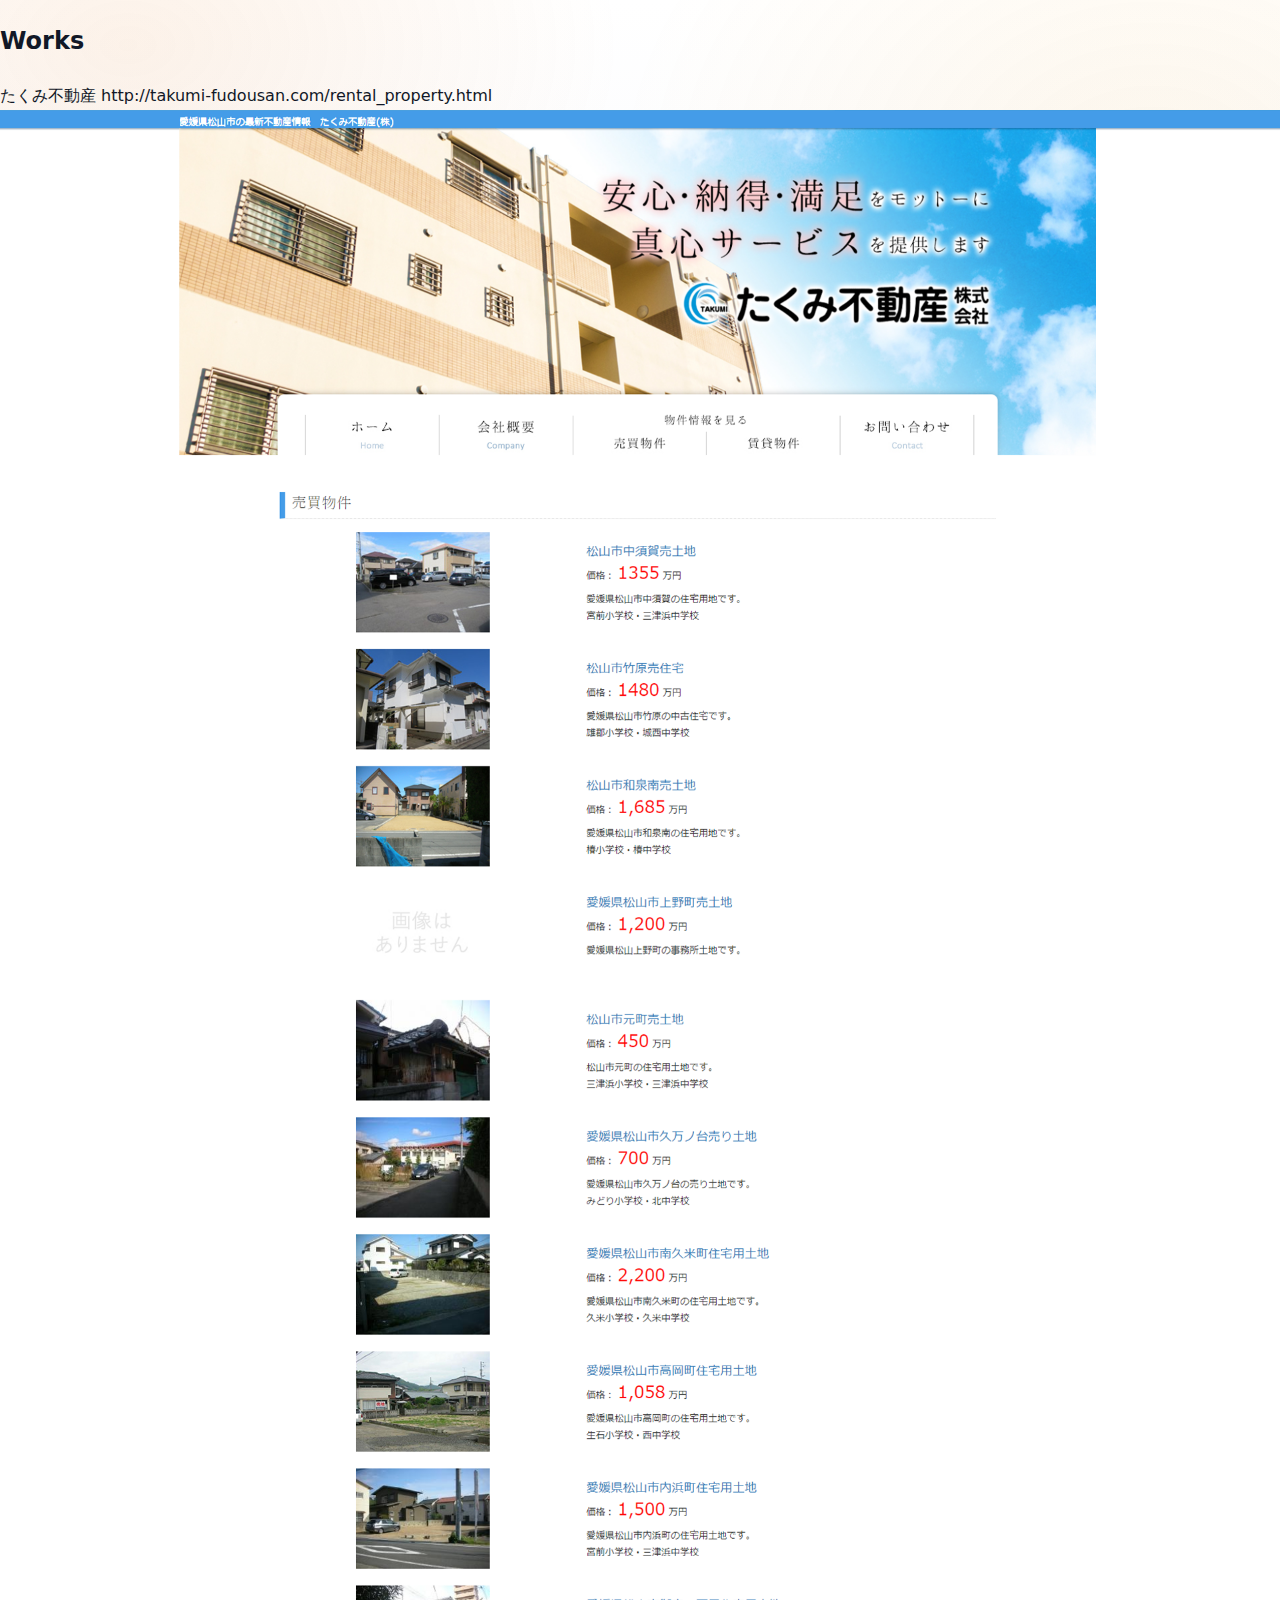
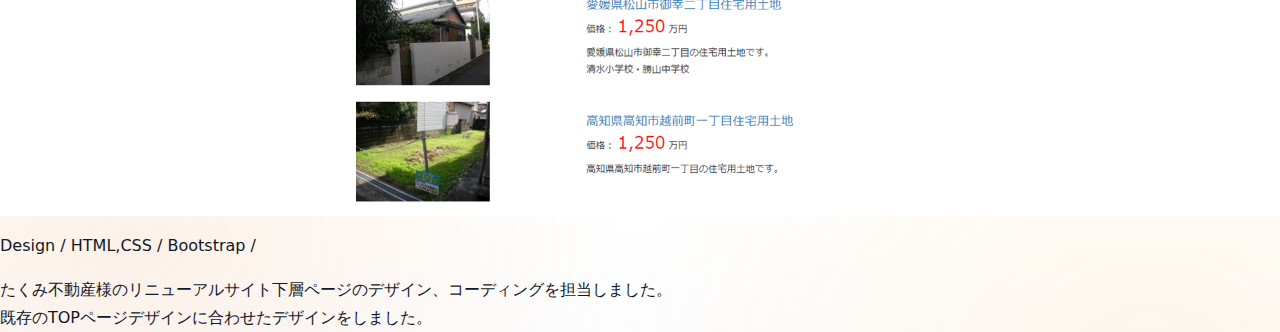
<file: works/takumi.html>
<!doctype html>
<html>
<head>
<meta charset="utf-8">
<title>たくみ不動産</title>
<meta name="viewport" content="width=device-width, initial-scale=1.0, maximum-scale=1.0, minimum-scale=1.0">
<link rel="stylesheet" href="../style.css">
<script src="https://ajax.googleapis.com/ajax/libs/jquery/3.2.1/jquery.min.js"></script>
<link rel="preconnect" href="https://fonts.gstatic.com">
</head>

<body>
<section class="works">
  <h2>Works</h2>
  <span>たくみ不動産</span> <span><a href="http://takumi-fudousan.com/rental_property.html">http://takumi-fudousan.com/rental_property.html</a></span>
	<div class="works_mainimg">
	<a href="http://takumi-fudousan.com/rental_property.html"><img src="../images/works/takumi.png" alt="" /></a>
		</div>
	<p>Design / HTML,CSS / Bootstrap /</p>
  <div>たくみ不動産様のリニューアルサイト下層ページのデザイン、コーディングを担当しました。<br>
	  既存のTOPページデザインに合わせたデザインをしました。
	</div>
</section>
</body>
</html>
</file>
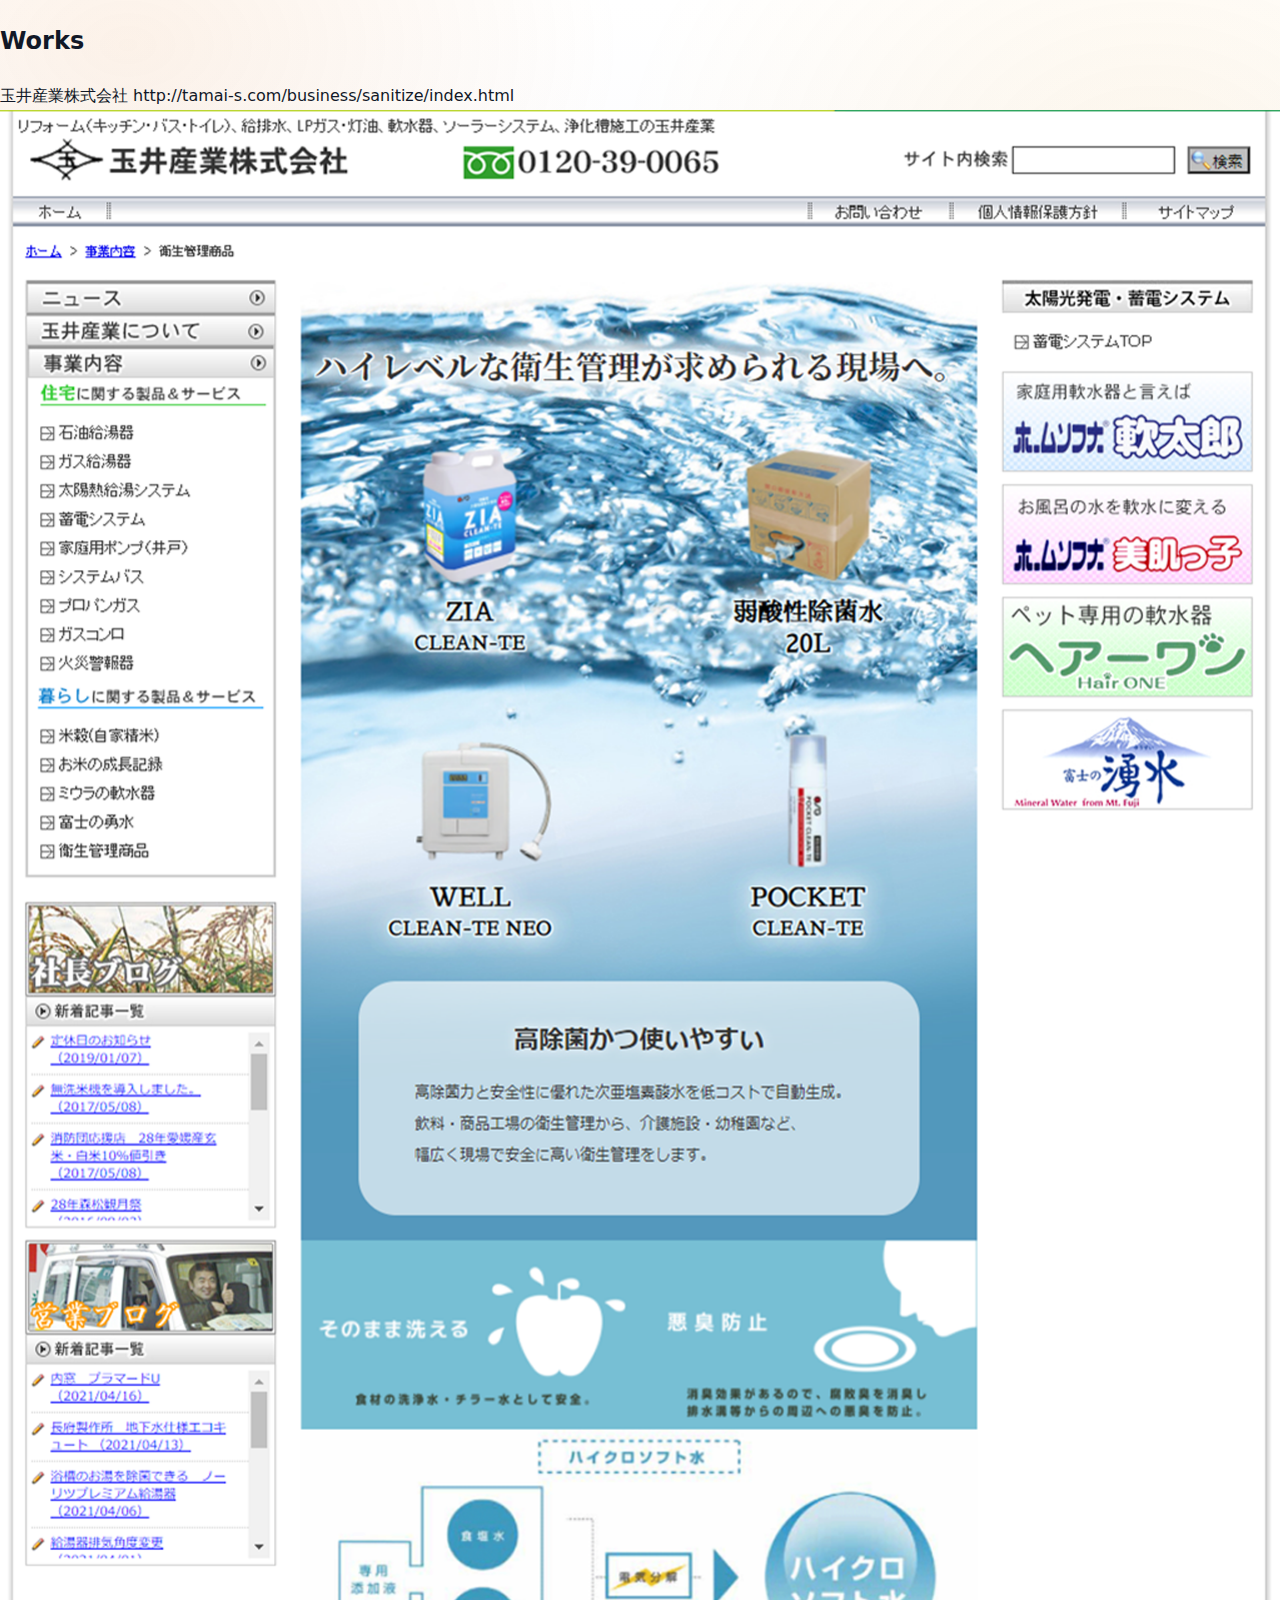
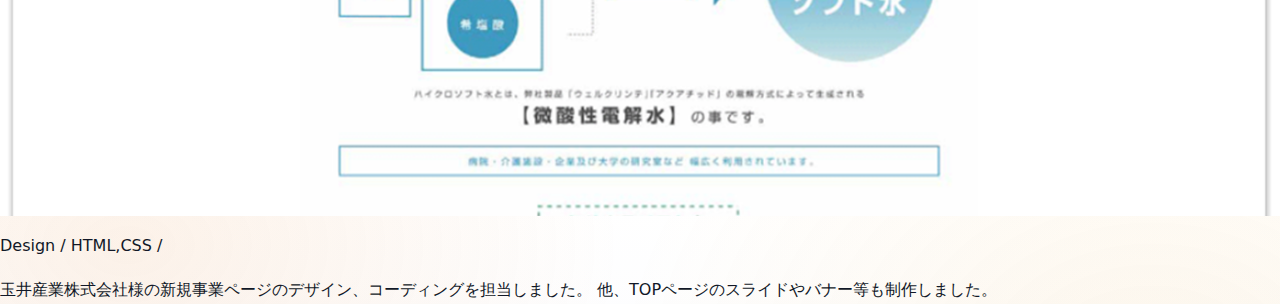
<file: works/tamai.html>
<!doctype html>
<html>
<head>
<meta charset="utf-8">
<title>玉井産業株式会社</title>
<meta name="viewport" content="width=device-width, initial-scale=1.0, maximum-scale=1.0, minimum-scale=1.0">
<link rel="stylesheet" href="../style.css">
<script src="https://ajax.googleapis.com/ajax/libs/jquery/3.2.1/jquery.min.js"></script>
<link rel="preconnect" href="https://fonts.gstatic.com">
</head>

<body>
<section class="works">
  <h2>Works</h2>
  <span>玉井産業株式会社</span> <span><a href="http://tamai-s.com/business/sanitize/index.html">http://tamai-s.com/business/sanitize/index.html</a></span>
	<div class="works_mainimg">
	<a href="http://tamai-s.com/business/sanitize/index.html"><img src="../images/works/sanitize.png" alt="" /></a>
		</div>
	<p>Design / HTML,CSS /</p>
  <div>玉井産業株式会社様の新規事業ページのデザイン、コーディングを担当しました。
	  他、TOPページのスライドやバナー等も制作しました。
	</div>
</section>
</body>
</html>
</file>
<file: style.css>
:root{
  --bg:#f6f7fb;
  --card:#ffffff;
  --text:#111827;
  --muted:#6b7280;
  --line:rgba(17,24,39,.12);
  --accent:#e67e22;
  --accent2:#f59e0b;
  --shadow: 0 12px 30px rgba(17,24,39,.10);
  --radius: 18px;
  --max: 1100px;
}

*{ box-sizing:border-box; }
html,body{ height:100%; }
body{
  margin:0;
  font-family: ui-sans-serif, system-ui, -apple-system, "Segoe UI", Roboto, "Helvetica Neue", Arial, "Noto Sans JP", "Hiragino Kaku Gothic ProN", "Yu Gothic UI", "Yu Gothic", "Meiryo", sans-serif;
  color:var(--text);
  background:
    radial-gradient(900px 600px at 10% 5%, rgba(230,126,34,.10), transparent 55%),
    radial-gradient(900px 700px at 90% 20%, rgba(245,158,11,.08), transparent 60%),
    linear-gradient(180deg, #ffffff 0%, var(--bg) 60%, #ffffff 100%);
  line-height:1.75;
}

a{ color:inherit; text-decoration:none; }
a:focus{ outline:2px solid rgba(230,126,34,.35); outline-offset:2px; border-radius:10px; }
a:hover{ text-decoration:underline; }
img{ max-width:100%; height:auto; display:block; }

/* Layout */
.container{
  width:min(var(--max), calc(100% - 40px));
  margin-inline:auto;
}

.site-header{
  position:sticky;
  top:0;
  z-index:20;
  backdrop-filter: blur(10px);
  background: rgba(255,255,255,.78);
  border-bottom:1px solid var(--line);
}

.nav{
  display:flex;
  align-items:center;
  justify-content:space-between;
  gap:16px;
  padding:14px 0;
}

.brand{
  display:flex;
  align-items:center;
  gap:10px;
  font-weight:700;
  letter-spacing:.02em;
}
.brand-badge{
  width:34px;
  height:34px;
  border-radius:10px;
  background: linear-gradient(135deg, rgba(230,126,34,.95), rgba(245,158,11,.95));
  box-shadow: var(--shadow);
}
.brand small{
  display:block;
  font-weight:600;
  color:var(--muted);
  letter-spacing:0;
  margin-top:-2px;
}

.navlinks{
  display:flex;
  gap:14px;
  flex-wrap:wrap;
  justify-content:flex-end;
}
.navlinks a{
  color:var(--muted);
  font-weight:600;
  font-size:14px;
  padding:8px 10px;
  border-radius:10px;
}
.navlinks a:hover{
  color:var(--text);
  background: rgba(17,24,39,.04);
  text-decoration:none;
}

/* Hero */
.hero{
  padding:64px 0 34px;
}
.hero-grid{
  display:grid;
  grid-template-columns: 1.2fr .8fr;
  gap:26px;
  align-items:start;
}
.hero h1{
  margin:0 0 10px;
  font-size: clamp(28px, 3.2vw, 44px);
  line-height:1.25;
}
.hero .lead{
  margin:0 0 16px;
  color:var(--muted);
  font-size: clamp(14px, 1.4vw, 17px);
}
.kicker{
  display:inline-flex;
  gap:10px;
  align-items:center;
  padding:8px 12px;
  border:1px solid var(--line);
  border-radius: 999px;
  color:var(--muted);
  font-weight:700;
  font-size:13px;
  background: rgba(17,24,39,.03);
  margin-bottom:14px;
}
.kicker i{
  width:8px;
  height:8px;
  border-radius:999px;
  background: var(--accent2);
  box-shadow: 0 0 0 6px rgba(103,232,249,.08);
}

.hero-card{
  border:1px solid var(--line);
  border-radius: var(--radius);
  background: rgba(255,255,255,.90);
  box-shadow: var(--shadow);
  padding:18px;
}
.hero-card h3{
  margin:0 0 10px;
  font-size:14px;
  letter-spacing:.02em;
  color:var(--muted);
  text-transform:uppercase;
}
.chips{
  display:flex;
  flex-wrap:wrap;
  gap:8px;
}
.chip{
  display:inline-flex;
  align-items:center;
  gap:8px;
  padding:8px 10px;
  border-radius:999px;
  border:1px solid var(--line);
  background: rgba(17,24,39,.03);
  font-size:13px;
  color:var(--text);
  font-weight:700;
}
.chip span{
  color:var(--muted);
  font-weight:600;
}

/* Sections */
.section{
  padding:34px 0;
}
.section h2{
  margin:0 0 14px;
  font-size: 22px;
  letter-spacing:.02em;
}
.section .sub{
  margin: -6px 0 18px;
  color: var(--muted);
  font-size: 14px;
}

.grid-3{
  display:grid;
  grid-template-columns: repeat(3, 1fr);
  gap:16px;
}
.card{
  border:1px solid var(--line);
  border-radius: var(--radius);
  background: rgba(255,255,255,.90);
  box-shadow: var(--shadow);
  padding:18px;
}
.card-head{
  display:flex;
  gap:12px;
  align-items:center;
  margin-bottom:10px;
}
.card-head img{
  width:34px;
  height:34px;
  object-fit:contain;
  filter: drop-shadow(0 10px 18px rgba(0,0,0,.3));
}
.card-head p{
  margin:0;
  font-weight:800;
}
.card .meta{
  color:var(--muted);
  font-weight:700;
  font-size:13px;
  margin:0 0 8px;
}
.card .desc{
  margin:0;
  color:var(--text);
  font-size:14px;
}

.policy-box{
  border:1px solid var(--line);
  border-radius: var(--radius);
  background: linear-gradient(135deg, rgba(230,126,34,.08), rgba(245,158,11,.06));
  box-shadow: var(--shadow);
  padding:20px;
  color:var(--text);
}
.policy-box p{ margin:0; color:var(--muted); }

/* Works */
.works-grid{
  display:grid;
  grid-template-columns: repeat(3, 1fr);
  gap:16px;
}
.work{
  border:1px solid var(--line);
  border-radius: var(--radius);
  overflow:hidden;
  background: rgba(255,255,255,.90);
  box-shadow: var(--shadow);
  transition: transform .18s ease, border-color .18s ease;
}
.work:hover{
  transform: translateY(-2px);
  border-color: rgba(230,126,34,.40);
}
.work-thumb{
  aspect-ratio: 16/10;
  background: rgba(17,24,39,.03);
  overflow:hidden;
}
.work-thumb img{
  width:100%;
  height:100%;
  object-fit:cover;
}
.work-body{
  padding:14px 14px 16px;
}
.work-title{
  margin:0 0 6px;
  font-weight:800;
  font-size:15px;
}
.work-meta{
  margin:0;
  color:var(--muted);
  font-size:13px;
}

/* Footer */
.site-footer{
  border-top:1px solid var(--line);
  margin-top: 26px;
  padding: 22px 0;
  color: var(--muted);
  font-size: 13px;
}

/* Fade-in (IntersectionObserver) */
.fadein{
  opacity:0;
  transform: translateY(12px);
  transition: opacity .6s ease, transform .6s ease;
}
.fadein.is-in{
  opacity:1;
  transform: translateY(0);
}

/* Responsive */
@media (max-width: 980px){
  .hero-grid{ grid-template-columns: 1fr; }
  .grid-3{ grid-template-columns: 1fr; }
  .works-grid{ grid-template-columns: 1fr 1fr; }
}

@media (max-width: 560px){
  .container{ width: calc(100% - 28px); }
  .navlinks{ display:none; }
  .hero{ padding-top: 44px; }
  .works-grid{ grid-template-columns: 1fr; }
}
</file>
<file: doubutsu_demo/css/style.css>
@charset "utf-8";
/* CSS Document */
html {
  overflow: auto;
}
body {
  overflow: hidden;
  margin: 0;
  color: #6B6B6B;
}
a:link, a:visited, a:hover, a:active {
  color: #6B6B6B;
}
#header_pc {
  background: rgba(255, 255, 255, 0.9);
  z-index: 1;
  position: fixed;
  top: 0;
  left: 0;
  width: 20%;
  height: 100vh;
  padding: 3.5rem 1.5625% 0;
  transition: background 2s;
}
#nav {
  list-style: none;
  padding: 0;
  margin-top: 1.5em;
}
h3 {
  position: relative;
  margin: 1em auto;
  width: 5em;
  font-size: 2em;
  /**
  border-bottom: solid 2px #f4aa9a;
**/
}
h3::after {
  position: absolute;
  bottom: -10px;
  left: 50%;
  transform: translateX(-50%);
  width: 3em;
  height: 2px;
  background: #F4AA9A;
  content: '';
}
.tel {
  position: fixed;
  top: 0;
  right: .5%;
  z-index: 2;
  background: #F4AA9A;
  color: #FFFFFF;
  text-align: center;
  border-radius: 0 0 7px 7px;
  padding: 0 1%;
}
#main_image img {
  height: 100vh;
  width: 100%;
  object-fit: cover;
  /**margin-top: -10px;**/
}
section {
  width: 80%;
  margin-left: 23%;
}


.fadein {
	opacity : 0.1;
	transform : translate(0, 50px);
	transition : all 500ms;
	}

.fadein.scrollin {
	opacity : 1;
	transform : translate(0, 0);
	}


.info_box > div.fadein:nth-of-type(1) {
transition-delay:200ms;

	}

.info_box > div.fadein:nth-of-type(2) {
transition-delay:400ms;

	}

.info_box> div.fadein:nth-of-type(3) {
transition-delay:600ms;

	}

.news {
  margin: 0 auto;
}
.news dl {
  width: 75%;
  padding-top: 2em;
}
.news dt {
  padding-bottom: 1rem;
  margin-bottom: 1rem;
}
.news dd {
  margin-bottom: 1rem;
  padding-bottom: 1rem;
}
.news dt {
  float: left;
}
.news dd {
  margin-left: 10em;
  white-space: nowrap;
  overflow: hidden;
  text-overflow: ellipsis;
}
.details {
  text-decoration: none;
}
.details_box {
  text-align: center;
  width: 25%;
}
.blog dt {
  float: left;
  margin-bottom: 1rem;
  padding-bottom: 1rem;
}
.blog dd {
  margin-left: 10em;
  margin-bottom: 1rem;
  padding-bottom: 1rem;
  white-space: nowrap;
  overflow: hidden;
  text-overflow: ellipsis;
}
.blog dl {
  width: 75%;
  margin: 0 auto;
  padding-top: 2em;
  padding-left: 5%;
}
#footer {
  position: relative;
  z-index: 2;
  background-color: #F7F3EC;
	    margin-bottom: -1%;
}
#footer .container {
  display: flex;
}
#footer .container #schedule {
  width: 40%;

  margin: 0 auto;
}

#schedule table{

}
#footer .container #schedule table {
  width: 100%;
  background-color: white;
}
table {
  border-collapse: collapse;
  border-spacing: 0;
}
#schedule table tr th, #schedule table tr td {
  border: 1px solid aliceblue;
  text-align: center;
  padding: 1rem;
}
#footer .container {
  width: 90%;
  margin: 0 auto;
  padding: 2% 0;
}
.closed_day {
  margin-bottom: 2rem;
  text-align: right;
  font-size: 0.7rem;
}
.annotation {
  font-size: 0.9rem;
}
.annotation span {
  font-weight: bold;
  display: inline-block;
  margin-right: 1rem;
}
#access {
  width: 40%;
  margin: 0 auto;
}
#schedule span {
  display: block;
}
h3 {
  text-align: center;
}
#mainnav ul li {
  height: 10vh;
  border-bottom: 1px solid #f9d6e2;
  display: flex;
  justify-content: center;
  align-items: center;
}
#mainnav ul li a {
  font-size: 3vh;
  text-decoration: none;
  color: #6B6B6B;
  text-shadow:
    2px 2px 1px #ffffff, -2px 2px 1px #ffffff, 2px -2px 1px #ffffff, -2px -2px 1px #ffffff, 2px 0px 1px #ffffff, 0px 2px 1px #ffffff, -2px 0px 1px #ffffff, 0px -2px 1px #ffffff;
}
#mainnav ul li:hover {
  background-image: url("../images/top/asiato.png");
  background-size: contain;
  background-repeat: no-repeat;
  background-position: center;
  background-image: url("../images/top/asiato.png");
}
#mainnav div {
  text-align: center;
}
#mainnav div img {
  height: 11em;
}
.info_text {
  position: relative;
  background-color: #fff;
  background-image: linear-gradient(-45deg, rgba(249, 214, 226, .5) 25%, transparent 25%, transparent 50%, rgba(249, 214, 226, .5) 50%, rgba(249, 214, 226, .5) 75%, transparent 75%, transparent 100%), linear-gradient(45deg, rgba(249, 214, 226, .5) 25%, transparent 25%, transparent 50%, rgba(249, 214, 226, .5) 50%, rgba(249, 214, 226, .5) 75%, transparent 75%, transparent 100%);
  background-size: 40px 40px;
  padding: 1em;
  width: 33.3%;
  margin: 0 1.5%;
}
.info_title {
  position: absolute;
  top: -0.75em;
  background-color: rgba(255, 255, 255, .4);
  border-left: 2px dotted rgba(0, 0, 0, .1);
  border-right: 2px dotted rgba(0, 0, 0, .1);
  box-shadow: 0 0 5px rgba(0, 0, 0, 0.2);
  padding: 0.25em 2em;
  color: #6B6B6B;
  transform: rotate(-3deg);
}
.info_text p {
  color: #6B6B6B;
  padding: 15px 10px 10px 10px;
}
.info_box {
  display: flex;
  padding: 5%;
}
.info_box img {
  margin: 5%
}
.news dl {
  margin: 0 auto;
  padding-left: 5%;
}
#mainnav div {}
.flexbox {
  display: flex;
  padding: 0 5%;
}
.flexbox dl {
  width: 65%;
}
.btn-news {
  text-align: center;
  margin: 4em 0;
}
.btn-news a {
  position: relative;
  display: inline-block;
  padding: .9em 4em;
  background-color: #F4AA9A;
  border: 2px solid #F4AA9A;
  color: #fff;
  text-align: center;
  text-decoration: none;
}
.btn-news a::after {
  position: absolute;
  top: 50%;
  right: .2em;
  content: '';
  margin-top: -5px;
  border: 7px solid transparent;
  border-top-width: 5px;
  border-bottom-width: 5px;
  border-left-color: #fff;
  transition: all .2s;
}
.btn-news a:hover::after {
  right: -.05em;
}
.btn-blog {
  text-align: center;
  margin: 4em 0;
}
.btn-blog a {
  position: relative;
  display: inline-block;
  padding: .9em 4em;
  background-color: #F4AA9A;
  border: 2px solid #F4AA9A;
  color: #fff;
  text-align: center;
  text-decoration: none;
}
.btn-blog a::after {
  position: absolute;
  top: 50%;
  right: .2em;
  content: '';
  margin-top: -5px;
  border: 7px solid transparent;
  border-top-width: 5px;
  border-bottom-width: 5px;
  border-left-color: #fff;
  transition: all .2s;
}
.btn-blog a:hover::after {
  right: -.05em;
}

/**spmenu**/
#header_sp {
  padding: 16px;
  background: #f4aa9a;
}
.h-menu {
  position: relative;
}
/*inputのcheckboxは非表示に*/
.h-menuCheckbox {
  display: none;
}
/*ハンバーガーメニュー*/
.h-menu_icon {
  display: inline-block;
  width: 30px;
  height: 30px;
  vertical-align: middle;
}
/*3本線*/
.hamburger-icon, .hamburger-icon::before, .hamburger-icon::after {
  content: '';
  display: block;
  position: absolute;
  z-index: 100;
  top: 0;
  right: 0;
  bottom: 0;
  width: 32px;
  height: 3px;
  background: white;
  cursor: pointer;
}
.hamburger-icon {
  margin-right: 5%;
}
.hamburger-icon:before {
  top: 10px;
}
.hamburger-icon:after {
  top: 20px;
}
/*メニュー以外を暗くする*/
#h-menu_black {
  display: none;
  position: fixed;
  z-index: 98;
  top: 0;
  left: 0;
  width: 100%;
  height: 100%;
  background: black;
  opacity: 0;
  transition: .7s ease-in-out;
}
/*中身*/
#h-menu_content {
  position: fixed;
  top: 0;
  right: 0;
  z-index: 99;
  width: 100%;
  max-width: 320px;
  height: 100vh;
  padding: 53px 16px 16px;
  background: #f4aa9a;
  overflow: auto;
  transition: .3s ease-in-out;
  -webkit-transform: translateX(105%);
  transform: translateX(105%);
}
/*チェックボックスにチェックが入ったら表示*/
input:checked ~ .h-menu_icon .hamburger-icon {
  background: transparent;
}
input:checked ~ .h-menu_icon .hamburger-icon::before {
  -webkit-transform: rotate(-45deg);
  transform: rotate(-45deg);
  top: 10px;
  z-index: 999;
}
input:checked ~ .h-menu_icon .hamburger-icon::after {
  -webkit-transform: rotate(45deg);
  transform: rotate(45deg);
  top: 10px;
  z-index: 999;
}
input:checked ~ #h-menu_black {
  display: block;
  opacity: .8;
}
#h-menu_checkbox:checked ~ #h-menu_content {
  -webkit-transform: translateX(5%);
  transform: translateX(5%);
  box-shadow: 6px 0 25px rgba(0, 0, 0, .15);
}
.h-menu_icon .hamburger-icon, .h-menu_icon .hamburger-icon::before, .h-menu_icon .hamburger-icon::after, #h-menu_black, #h-menu_content {
  -webkit-transition: all .3s;
  transition: all .3s;
}
#h-menu_content ul {
  list-style: none;
  margin: 0;
  padding: 0;
}
#h-menu_content ul li {
  border-bottom: solid 1px white;
}
#h-menu_content li a {
  display: block;
  color: white;
  font-size: 14px;
  padding: 24px;
  text-decoration: none;
  transition-duration: 0.2s;
}
#h-menu_content li a:hover {
  background: #f9d6e2;
}
#header_sp img {
  float: left;
  margin-top: -5px;
  max-width: calc(100% - 40px);
  height: 40px;
}
.fa-phone {
  text-decoration: none;
  color: #ffffff;
}
a.fa-phone:link, a.fa-phone:visited, a.fa-phone:hover, a.fa-phone:active {
  color: #ffffff;
}
.floating_menu {
  position: fixed;
  bottom: 0;
  width: 100%;
  display: inline-block;
  height: 40px;
  background: #f4aa9a;
  z-index: 2;
}
#header_sp {
  width: 96%;
  position: fixed;
  z-index: 999;
}
.inline_block {
  display: inline-block;
}
#footer img {
  display: block;
  margin: 0 auto;
  width: 20%;

	

}

.footer_list {
	text-align: center;
	padding-left: 0;
}

.footer_list li{
	list-style: none;
	display: inline-block;
	font-size: 1.2em;
	margin-bottom: 1%;
}

.footer_list li:before{
	content: "　"
}
.footer_list li:first-child:before{
	content: ""
}
.footer_list li:after{
	content: "　/"
}
.footer_list li:last-child:after{
	content: ""
}

.footer_list a{
	text-decoration: none;
}



@media screen and (min-width:769px) {
  #menu {
    display: none;
  }
  #header_sp {
    display: none;
  }
	p.inquiry_sp{
		display: none;
	}
}
@media screen and (max-width:768px) {
	
	#footer{
		margin-bottom: -4%;
		padding-bottom: 15%;
	}
	
	#schedule table tr th, #schedule table tr td {
  border: 1px solid aliceblue;
  text-align: center;
  padding: 0;
}
	#footer .container{
		display: block;
		
	}
	
	#footer .container #schedule {
    width: 100%;
    margin: 5% 0;
}
	#access {
    width: 100%;
    margin: 5% 0;
}
	#footer img {
    display: block;
    margin: 0 auto;
    width: 40%;
    margin-top: -4%;
    margin-bottom: 3%;
}
	
  #header_pc {
    display: none;
  }
  h3 {
    font-size: 1.5em;
  }
  #main_image img {
    margin-top: 67px;
  }
  .tel {
    display: none;
  }
  #main_image img {
    height: 45vh;
  }
  section {
    margin-left: 0;
    margin: 0 auto;
  }
  .details_box {
    display: none;
  }
  .flexbox dl {
    width: 100%;
  }
  .news dl {
    width: 100%;
  }
  .blog dl {
    width: 100%;
  }
  .info_text {
    width: 100%;
    margin-bottom: 10%;
  }
  .info_box {
    display: block;
  }
  .info_text {
    margin: 5% 0;
    margin-left: -5%;
  }
  .news dd {
    margin-left: 7em;
  }
  .blog dd {
    margin-left: 7em;
  }
}

.inquiry_sp {
position: fixed;
  width: 200px;
  height: 44px;
  text-align: center;
  line-height: 44px;
  left:50%;
  bottom: 0;
  margin-left:-100px;
  display: block;
  background: rgba(0,102,204,.7);
  color: #fff;
  text-align: center;
  text-decoration: none;
  font-size:12px;
  border-radius: 10px;
	background: #f4aa9a;
	opacity: 0.8;
	z-index: 999;
}
.inquiry_sp:hover{
	opacity: 0.9;
}
</file>
